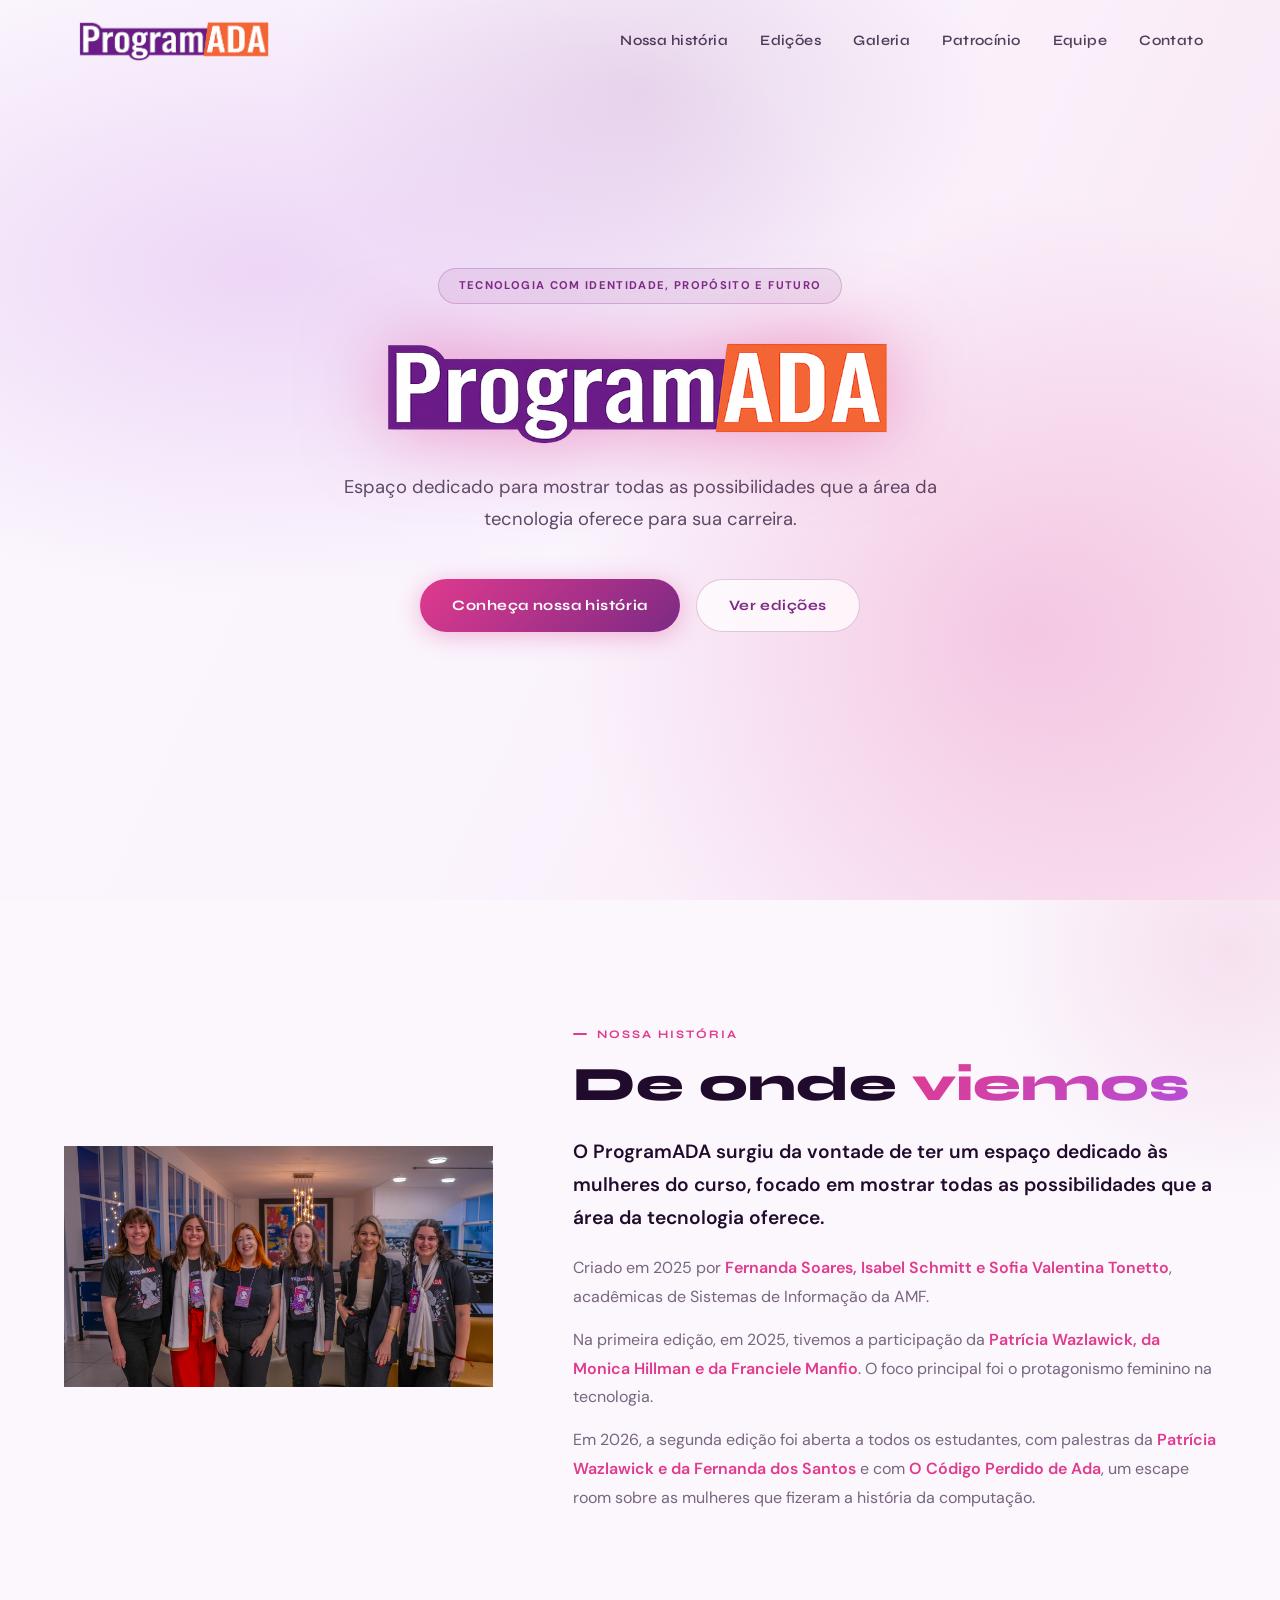
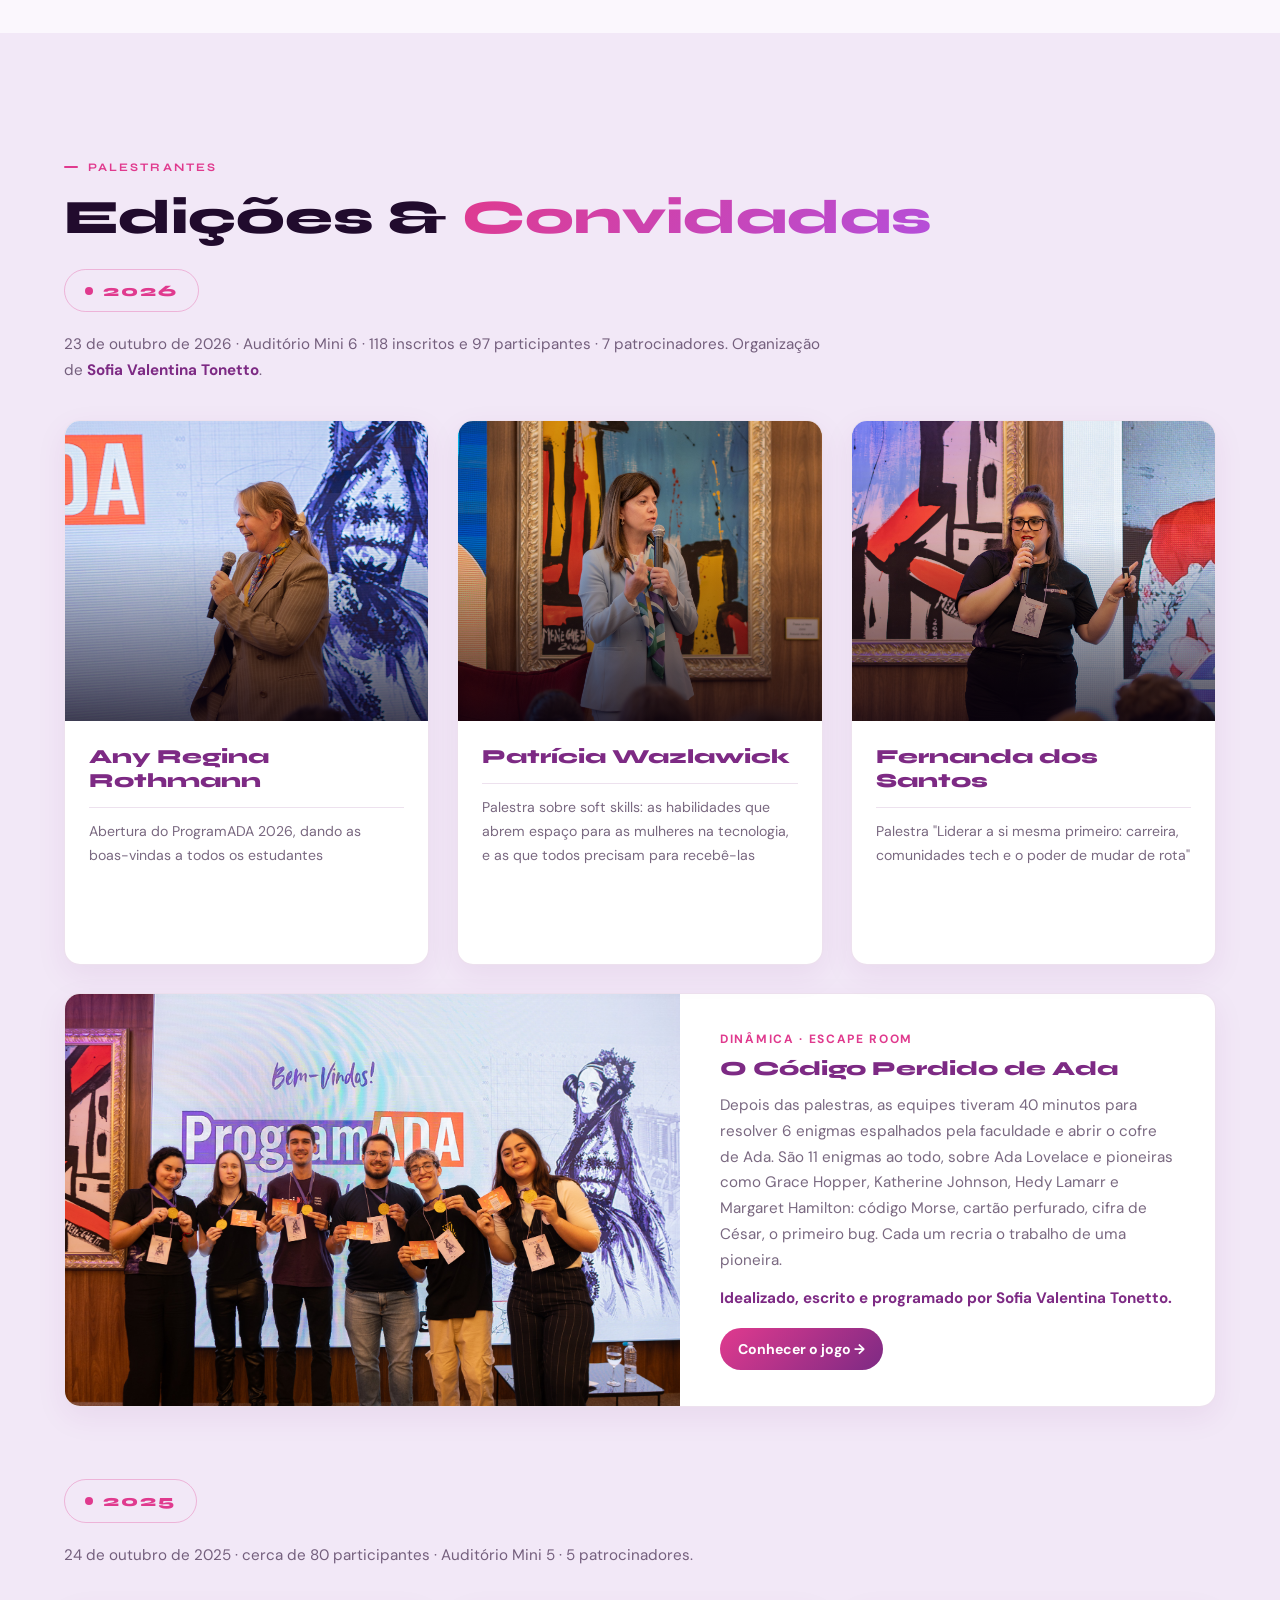
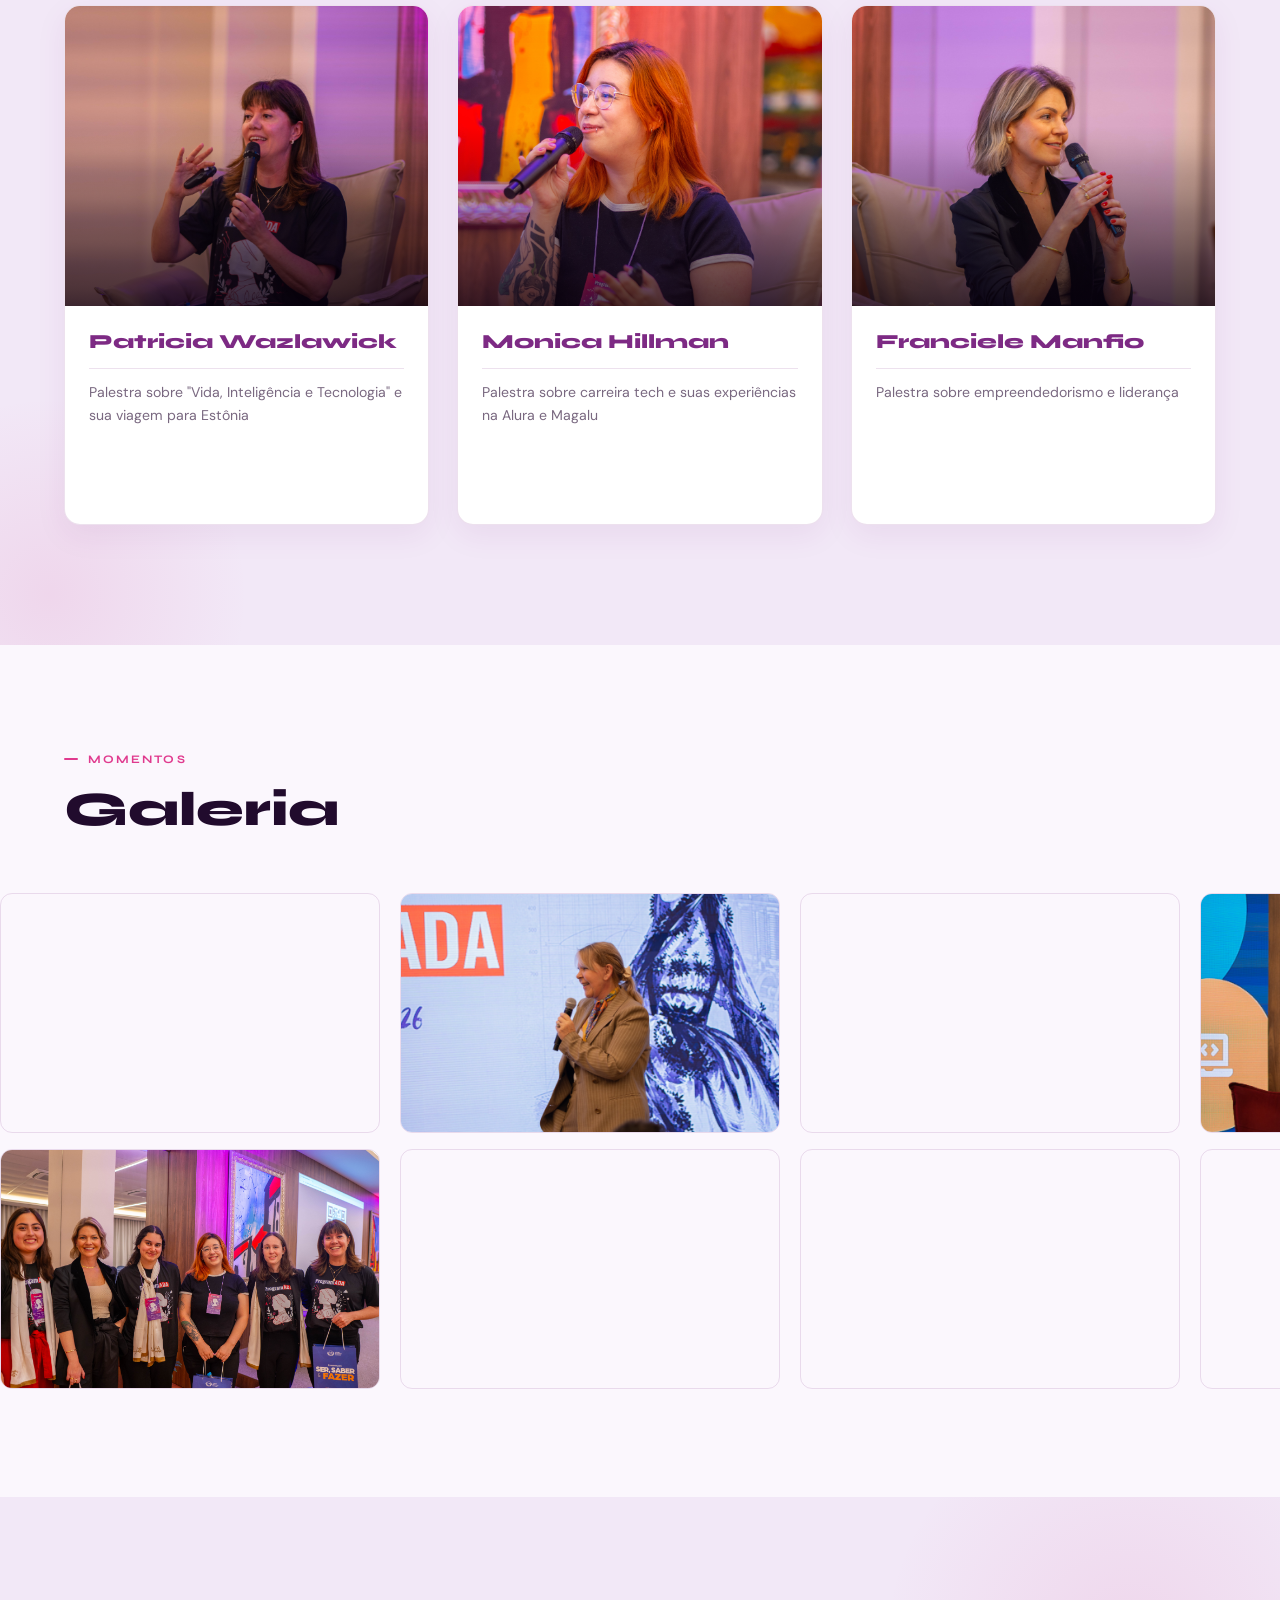
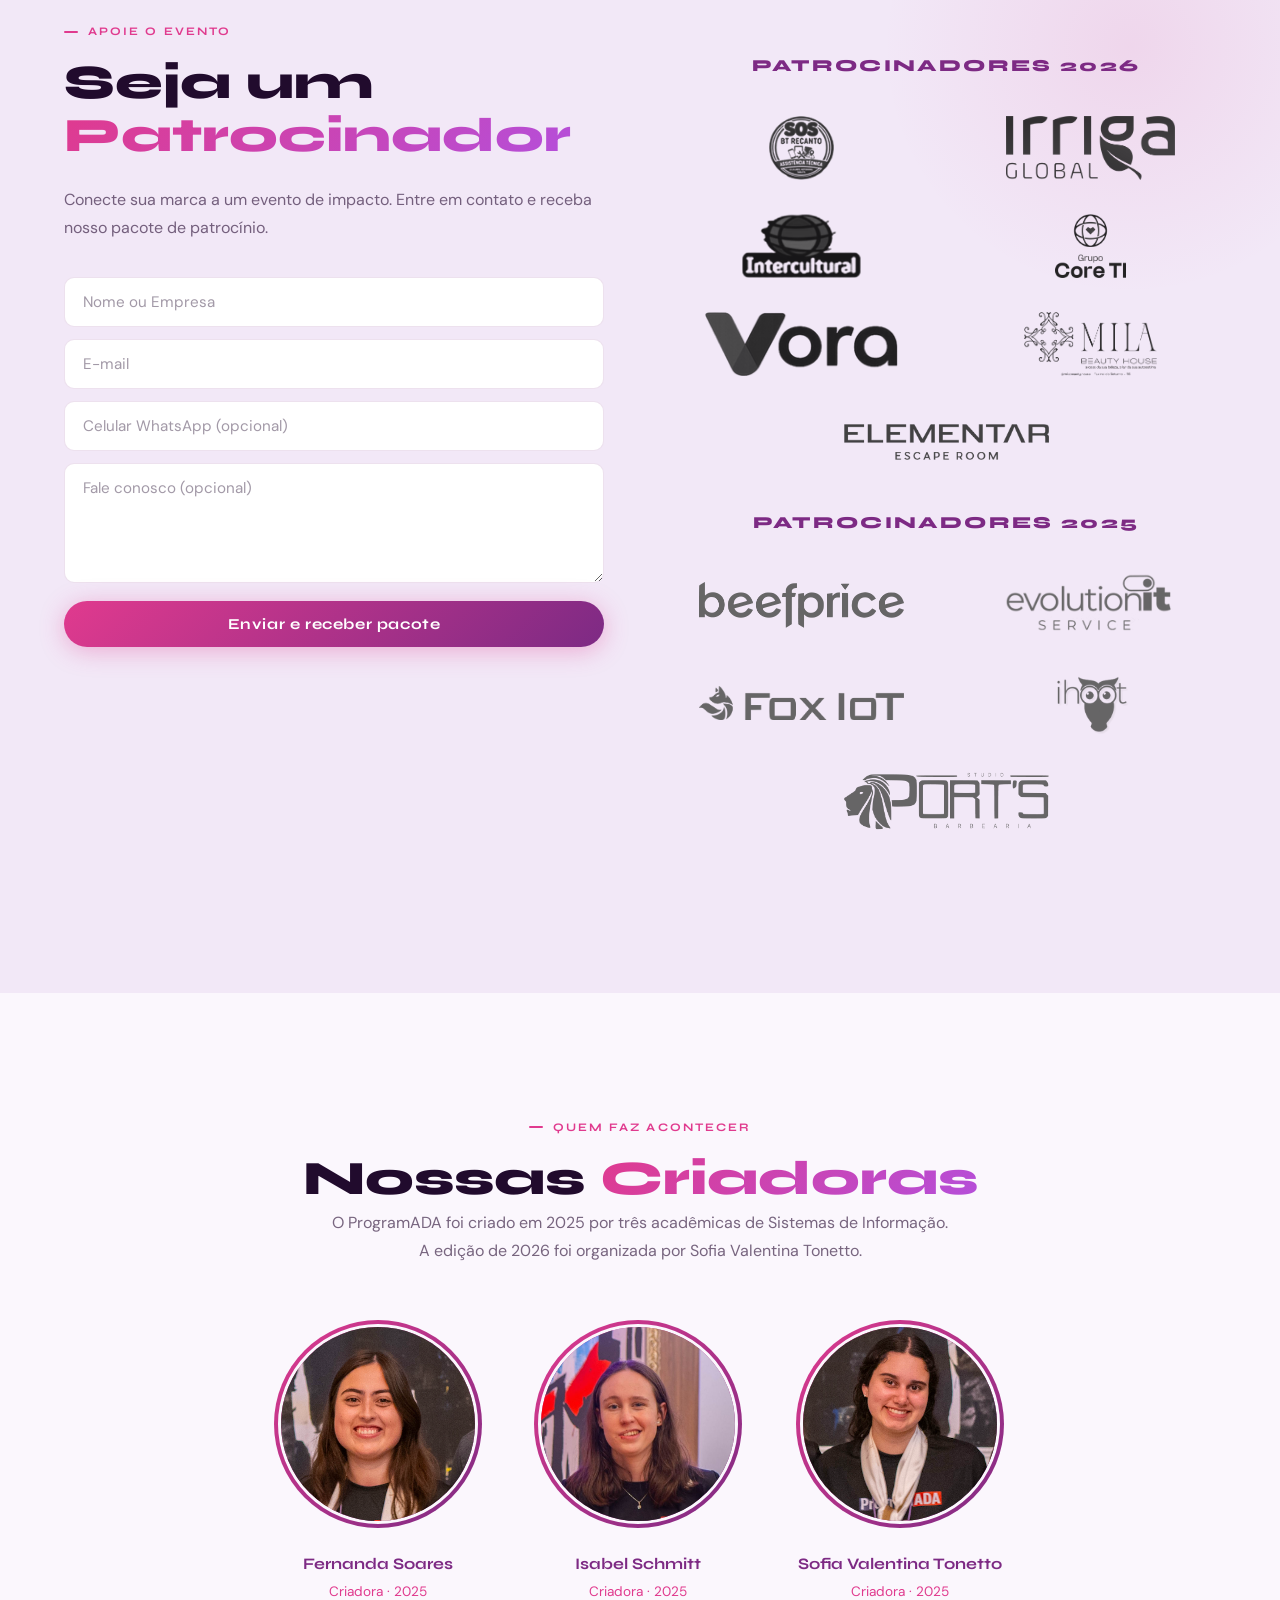
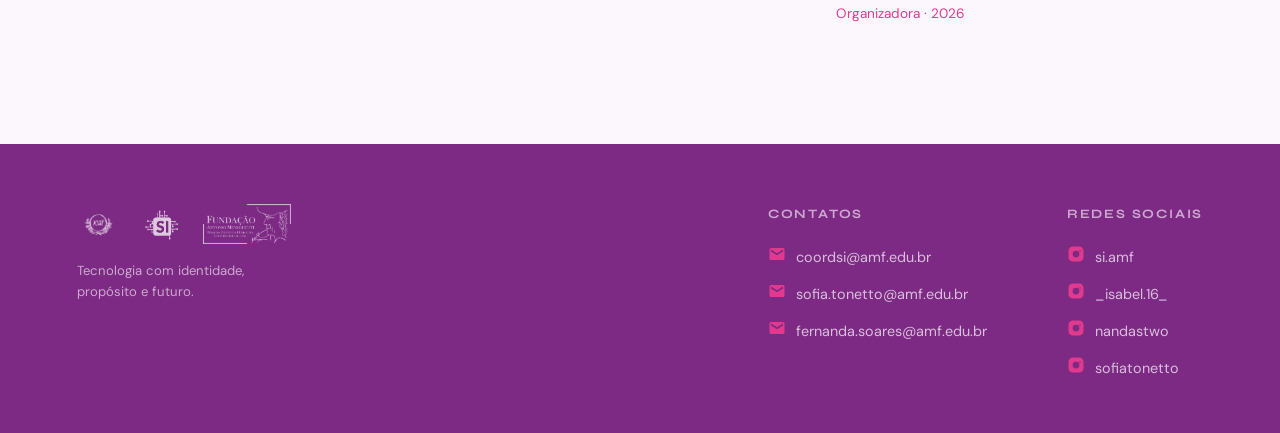
<file: index.html>
<!DOCTYPE html>
<html lang="pt-BR">

<head>
  <meta charset="UTF-8" />
  <meta name="viewport" content="width=device-width, initial-scale=1.0" />
  <title>ProgramADA</title>
  <link rel="preconnect" href="https://fonts.googleapis.com">
  <link rel="preconnect" href="https://fonts.gstatic.com" crossorigin>
   <link rel="icon" type="image/png" href="img/ada.png">
  <link href="https://fonts.googleapis.com/css2?family=Syne:wght@400;700;800&family=DM+Sans:wght@400;500;700&display=swap" rel="stylesheet">
  <link rel="stylesheet" href="https://cdn.jsdelivr.net/npm/swiper@11/swiper-bundle.min.css" />
  <link rel="stylesheet" href="programAda.css">
</head>

<body>
  <nav id="navbar">
    <div class="nav-left">
      <img src="img/programada logo 1.png" alt="Logo" class="nav-logo-img">
    </div>
    <button class="hamburger" id="hamburger" aria-label="Menu">
      <span></span>
      <span></span>
      <span></span>
    </button>
    <ul class="nav-links" id="navLinks">
      <li><a href="#historia">Nossa história</a></li>
      <li><a href="#edicoes">Edições</a></li>
      <li><a href="#galeria">Galeria</a></li>
      <li><a href="#patrocinio">Patrocínio</a></li>
      <li><a href="#equipe">Equipe</a></li>
      <li><a href="#contato">Contato</a></li>
    </ul>
  </nav>

  <section id="hero">
    <div class="hero-content">
      <span class="hero-tag">Tecnologia com identidade, propósito e futuro</span>
      <h1 class="hero-title">
        <img src="img/programada logo 1.png" alt="ProgramADA" class="hero-logo">
      </h1>
      <p class="hero-subtitle">Espaço dedicado para mostrar todas as possibilidades que a área da tecnologia oferece para sua carreira.</p>
      <div class="hero-cta">
        <a href="#historia" class="btn btn-primary">Conheça nossa história</a>
        <a href="#edicoes" class="btn btn-outline">Ver edições</a>
      </div>
    </div>
  </section>

  <section id="historia">
    <div class="container">
      <div class="historia-inner">
        <div class="historia-left">
          <img src="img/fundo.jpeg" >
        </div>
        <div class="historia-right">
          <span class="section-label">Nossa história</span>
          <h2 class="section-title">De onde <span>viemos</span></h2>
          <p class="p-destaque">O ProgramADA surgiu da vontade de ter um espaço dedicado às mulheres do curso, focado em mostrar todas as possibilidades que a área da tecnologia oferece.</p>
          <p class="p-normal">Criado em 2025 por <span>Fernanda Soares, Isabel Schmitt e Sofia Valentina Tonetto</span>, acadêmicas de Sistemas de Informação da AMF.</p>
          <p class="p-normal">Na primeira edição, em 2025, tivemos a participação da <span>Patrícia Wazlawick, da Monica Hillman e da Franciele Manfio</span>. O foco principal foi o protagonismo feminino na tecnologia.</p>
          <p class="p-normal">Em 2026, a segunda edição foi aberta a todos os estudantes, com palestras da <span>Patrícia Wazlawick e da Fernanda dos Santos</span> e com <span>O Código Perdido de Ada</span>, um escape room sobre as mulheres que fizeram a história da computação.</p>
        </div>
      </div>
    </div>
  </section>

  <section id="edicoes">
    <div class="container">
      <span class="section-label">Palestrantes</span>
      <h2 class="section-title">Edições & <span>Convidadas</span></h2>
      <div class="year-badge">2026</div>
      <p class="edition-intro">23 de outubro de 2026 · Auditório Mini 6 · 118 inscritos e 97 participantes · 7 patrocinadores. Organização de <strong>Sofia Valentina Tonetto</strong>.</p>
      <div class="speakers-list">
        <article class="speaker-card">
          <div class="speaker-img-container">
            <img src="img/SraAny.jpg" alt="Any Regina Rothmann" class="speaker-img speaker-img-left" loading="lazy">
          </div>
          <div class="speaker-content">
            <div class="speaker-header">
              <h4 class="speaker-name">Any Regina Rothmann</h4>
            </div>
            <div class="speaker-text-area">
              <p class="speaker-desc-visible">Abertura do ProgramADA 2026, dando as boas-vindas a todos os estudantes</p>
              <div class="speaker-hover-text"><p>Gestora do Centro Internacional de Arte e Cultura Humanista Recanto Maestro, diretora comercial da AMF, curadora estratégica da Fundação Antonio Meneghetti e professora do bacharelado em Ontopsicologia.</p></div>
            </div>
          </div>
        </article>
        <article class="speaker-card">
          <div class="speaker-img-container">
            <img src="img/patricia26.jpg" alt="Patrícia Wazlawick" class="speaker-img" loading="lazy">
          </div>
          <div class="speaker-content">
            <div class="speaker-header">
              <h4 class="speaker-name">Patrícia Wazlawick</h4>
            </div>
            <div class="speaker-text-area">
              <p class="speaker-desc-visible">Palestra sobre soft skills: as habilidades que abrem espaço para as mulheres na tecnologia, e as que todos precisam para recebê-las</p>
              <div class="speaker-hover-text"><p>Pós-doutora em Informática em Saúde e doutora em Psicologia pela UFSC, mestre em Psicologia pela UFPR. Professora dos bacharelados em Ontopsicologia e em Sistemas de Informação e coordenadora do bacharelado em Ontopsicologia da AMF.</p></div>
            </div>
          </div>
        </article>
        <article class="speaker-card">
          <div class="speaker-img-container">
            <img src="img/fernanda.jpg" alt="Fernanda dos Santos" class="speaker-img" loading="lazy">
          </div>
          <div class="speaker-content">
            <div class="speaker-header">
              <h4 class="speaker-name">Fernanda dos Santos</h4>
            </div>
            <div class="speaker-text-area">
              <p class="speaker-desc-visible">Palestra "Liderar a si mesma primeiro: carreira, comunidades tech e o poder de mudar de rota"</p>
              <div class="speaker-hover-text"><p>Product owner na Santi Digital e coordenadora do Google Developer Group (GDG).</p></div>
            </div>
          </div>
        </article>
      </div>

      <article class="escape-wide">
        <div class="escape-wide-img">
          <img src="img/escape.jpg" alt="Equipe vencedora de O Código Perdido de Ada" loading="lazy">
        </div>
        <div class="escape-wide-content">
          <span class="escape-wide-tag">Dinâmica · escape room</span>
          <h4 class="speaker-name">O Código Perdido de Ada</h4>
          <p>Depois das palestras, as equipes tiveram 40 minutos para resolver 6 enigmas espalhados pela faculdade e abrir o cofre de Ada. São 11 enigmas ao todo, sobre Ada Lovelace e pioneiras como Grace Hopper, Katherine Johnson, Hedy Lamarr e Margaret Hamilton: código Morse, cartão perfurado, cifra de César, o primeiro bug. Cada um recria o trabalho de uma pioneira.</p>
          <p class="escape-wide-credit">Idealizado, escrito e programado por Sofia Valentina Tonetto.</p>
          <a href="escape/" class="speaker-link">Conhecer o jogo →</a>
        </div>
      </article>

      <div class="year-badge year-badge-next">2025</div>
      <p class="edition-intro">24 de outubro de 2025 · cerca de 80 participantes · Auditório Mini 5 · 5 patrocinadores. </p>
      <div class="speakers-list">
        <article class="speaker-card">
          <div class="speaker-img-container">
            <img src="img/patricia.jpg" alt="Patricia Wazlawick" class="speaker-img">
          </div>
          <div class="speaker-content">
            <div class="speaker-header">
              <h4 class="speaker-name">Patricia Wazlawick</h4>
            </div>
            <div class="speaker-text-area">
              <p class="speaker-desc-visible">Palestra sobre "Vida, Inteligência e Tecnologia" e sua viagem para Estônia</p>
              <div class="speaker-hover-text"><p>Doutora em Psicologia pela UFSC, Pós-Doutoranda em Informática em Saúde UFSC. Atua em projetos de pesquisa em Ontopsicologia, Pedagogia Ontopsicologia e Interfaces Interdisciplinares.</p></div>
            </div>
          </div>
        </article>
        <article class="speaker-card">
          <div class="speaker-img-container">
            <img src="img/monica.jpg" alt="Monica Hillman" class="speaker-img">
          </div>
          <div class="speaker-content">
            <div class="speaker-header">
              <h4 class="speaker-name">Monica Hillman</h4>
            </div>
            <div class="speaker-text-area">
              <p class="speaker-desc-visible">Palestra sobre carreira tech e suas experiências na Alura e Magalu</p>
              <div class="speaker-hover-text"><p>Especialista em User Experience, com experiência em suporte de T.I e com tecnologias front-end. Atualmente é Tech Community Manager na Magalu Cloud e instrutora na Alura.</p></div>
            </div>
          </div>
        </article>
        <article class="speaker-card">
          <div class="speaker-img-container">
            <img src="img/franciele.jpg" alt="Franciele Manfio" class="speaker-img">
          </div>
          <div class="speaker-content">
            <div class="speaker-header">
              <h4 class="speaker-name">Franciele Manfio</h4>
            </div>
            <div class="speaker-text-area">
              <p class="speaker-desc-visible">Palestra sobre empreendedorismo e liderança</p>
              <div class="speaker-hover-text"><p>Psicóloga, com especialização em Gestão do Desenvolvimento Humano e Organizacional, Gestão de Pessoas, Saúde no Trabalho, Psicologia Jurídica.</p></div>
            </div>
          </div>
        </article>
      </div>
    </div>
  </section>

  <section id="galeria">
    <div class="container">
      <span class="section-label">Momentos</span>
      <h2 class="section-title">Galeria</h2>
    </div>
    <div class="swiper mySwiper">
      <div class="swiper-wrapper">
        <div class="swiper-slide"><img src="img/girlsjuntas.jpg" alt="ProgramADA 2026" loading="lazy" decoding="async"></div>
        <div class="swiper-slide"><img src="img/plateia.jpg" alt="ProgramADA 2026" loading="lazy" decoding="async"></div>
        <div class="swiper-slide"><img src="img/SraAny.jpg" alt="ProgramADA 2026" loading="lazy" decoding="async"></div>
        <div class="swiper-slide"><img src="img/palestra26.jpg" alt="ProgramADA 2026" loading="lazy" decoding="async"></div>
        <div class="swiper-slide"><img src="img/patricia26.jpg" alt="ProgramADA 2026" loading="lazy" decoding="async"></div>
        <div class="swiper-slide"><img src="img/fernanda.jpg" alt="ProgramADA 2026" loading="lazy" decoding="async"></div>
        <div class="swiper-slide"><img src="img/escape.jpg" alt="ProgramADA 2026" loading="lazy" decoding="async"></div>
        <div class="swiper-slide"><img src="img/comemoracao.jpg" alt="ProgramADA 2026" loading="lazy" decoding="async"></div>
        <div class="swiper-slide"><img src="img/homenagem.jpg" alt="ProgramADA 2026" loading="lazy" decoding="async"></div>
        <div class="swiper-slide"><img src="img/girls.jpg" alt="ProgramADA 2026" loading="lazy" decoding="async"></div>
        <div class="swiper-slide"><img src="img/orgPale.jpg" alt="ProgramADA 2026" loading="lazy" decoding="async"></div>
        <div class="swiper-slide"><img src="img/sorteio.jpg" alt="ProgramADA 2026" loading="lazy" decoding="async"></div>
        <div class="swiper-slide"><img src="img/cracha.jpg" alt="ProgramADA 2026" loading="lazy" decoding="async"></div>
        <div class="swiper-slide"><img src="img/isa.jpg" alt="ProgramADA 2026" loading="lazy" decoding="async"></div>
        <div class="swiper-slide"><img src="img/sofia.jpg" alt="ProgramADA 2026" loading="lazy" decoding="async"></div>
        <div class="swiper-slide"><img src="img/primeiro.jpg" alt="ProgramADA 2026" loading="lazy" decoding="async"></div>
        <div class="swiper-slide"><img src="img/segundo.jpg" alt="ProgramADA 2026" loading="lazy" decoding="async"></div>
        <div class="swiper-slide"><img src="img/terceiro.jpg" alt="ProgramADA 2026" loading="lazy" decoding="async"></div>
        <div class="swiper-slide"><img src="img/mencoesidea.jpg" alt="ProgramADA 2026" loading="lazy" decoding="async"></div>
      </div>
    </div>
    <div class="swiper mySwiperReverse">
      <div class="swiper-wrapper">
        <div class="swiper-slide"><img src="img/fim.jpg" alt="ProgramADA 2025" loading="lazy" decoding="async"></div>
        <div class="swiper-slide"><img src="img/apresentacao.jpg" alt="ProgramADA 2025" loading="lazy" decoding="async"></div>
        <div class="swiper-slide"><img src="img/geral.jpg" alt="ProgramADA 2025" loading="lazy" decoding="async"></div>
        <div class="swiper-slide"><img src="img/hackathon.jpg" alt="ProgramADA 2025" loading="lazy" decoding="async"></div>
        <div class="swiper-slide"><img src="img/coordnos.jpg" alt="ProgramADA 2025" loading="lazy" decoding="async"></div>
        <div class="swiper-slide"><img src="img/patriciaApre.jpg" alt="ProgramADA 2025" loading="lazy" decoding="async"></div>
        <div class="swiper-slide"><img src="img/franApre.jpg" alt="ProgramADA 2025" loading="lazy" decoding="async"></div>
        <div class="swiper-slide"><img src="img/monicaApre.jpg" alt="ProgramADA 2025" loading="lazy" decoding="async"></div>
        <div class="swiper-slide"><img src="img/todoss.jpg" alt="ProgramADA 2025" loading="lazy" decoding="async"></div>
        <div class="swiper-slide"><img src="img/tres.jpg" alt="ProgramADA 2025" loading="lazy" decoding="async"></div>
        <div class="swiper-slide"><img src="img/todos.jpg" alt="ProgramADA 2025" loading="lazy" decoding="async"></div>
      </div>
    </div>
  </section>

  <section id="patrocinio">
    <div class="container">
      <div class="patrocinio-wrapper">
        <div class="patrocinio-left">
          <span class="section-label">Apoie o evento</span>
          <h2 class="section-title">Seja um <span>Patrocinador</span></h2>
          <p class="patrocinio-intro">Conecte sua marca a um evento de impacto. Entre em contato e receba nosso pacote de patrocínio.</p>
          <form id="sponsorForm" class="sponsor-form">
            <input type="text" name="nome" placeholder="Nome ou Empresa" required>
            <input type="email" name="email" placeholder="E-mail" required>
            <input type="tel" name="celular" placeholder="Celular WhatsApp (opcional)">
            <textarea name="mensagem" placeholder="Fale conosco (opcional)"></textarea>
            <button type="submit" id="submitBtn" class="btn btn-primary">Enviar e receber pacote</button>
            <p id="formStatus"></p>
          </form>
        </div>
        <div class="patrocinio-right">
          <h3>Patrocinadores 2026</h3>
          <div class="sponsor-logos-grid sponsor-logos-2026">
            <img src="img/logo-sos-bt-recanto.png" alt="SOS BT Recanto">
            <img src="img/logo-irriga-global.png" alt="Irriga Global">
            <img src="img/logo-intercultural.png" alt="Intercultural">
            <img src="img/logo-grupo-core-ti.png" alt="Grupo Core TI">
            <img src="img/logo-vora.png" alt="Vora">
            <img src="img/logo-mila-beauty-house.png" alt="Mila Beauty House">
            <img src="img/logo-elementar-escape-room.png" alt="Elementar Escape Room">
          </div>
          <h3>Patrocinadores 2025</h3>
          <div class="sponsor-logos-grid">
            <img src="img/logo-beefprice.png" alt="Beefprice">
            <img src="img/logo-evolution.png" alt="Evolution">
            <img src="img/logo-foxiot.png" alt="Fox IoT">
            <img src="img/logo-ihoot.png" alt="iHoot">
            <img src="img/logo-portela.png" alt="Portela">
          </div>
        </div>
      </div>
    </div>
  </section>

  <section id="equipe">
    <div class="container">
      <span class="section-label">Quem faz acontecer</span>
      <h2 class="section-title">Nossas <span>Criadoras</span></h2>
      <p class="team-intro">O ProgramADA foi criado em 2025 por três acadêmicas de Sistemas de Informação. A edição de 2026 foi organizada por Sofia Valentina Tonetto.</p>
      <div class="team-grid">
        <div class="team-member">
          <div class="member-img"><img src="img/fernanda.png" alt="Fernanda Soares"></div>
          <p class="member-name">Fernanda Soares</p>
          <p class="member-role">Criadora · 2025</p>
        </div>
        <div class="team-member">
          <div class="member-img"><img src="img/isaOrg.jpeg" alt="Isabel Schmitt"></div>
          <p class="member-name">Isabel Schmitt</p>
          <p class="member-role">Criadora · 2025</p>
        </div>
        <div class="team-member">
          <div class="member-img"><img src="img/sofia.png" alt="Sofia Valentina Tonetto"></div>
          <p class="member-name">Sofia Valentina Tonetto</p>
          <p class="member-role">Criadora · 2025<br>Organizadora · 2026</p>
        </div>
      </div>
    </div>
  </section>

  <footer id="contato">
    <div class="footer-inner">
      <div class="footer-brand">
        <div class="footer-logos">
          <img src="img/image-removebg-preview.png" alt="AMF" class="logo-amf">
          <img src="img/si.png" alt="SI">
          <img src="img/funda.png" alt="Fundação">
        </div>
        <p class="footer-tagline">Tecnologia com identidade, propósito e futuro.</p>
      </div>
      <div class="footer-content">
        <div class="footer-col contact-col">
          <h4>Contatos</h4>
          <a href="mailto:coordsi@amf.edu.br" class="footer-link">
            <span class="icon"><svg viewBox="0 0 24 24"><path d="M20 4H4a2 2 0 0 0-2 2v12a2 2 0 0 0 2 2h16a2 2 0 0 0 2-2V6a2 2 0 0 0-2-2Zm0 4.5-8 5-8-5V6l8 5 8-5v2.5Z"/></svg></span>coordsi@amf.edu.br
          </a>
          <a href="mailto:sofia.tonetto@amf.edu.br" class="footer-link">
            <span class="icon"><svg viewBox="0 0 24 24"><path d="M20 4H4a2 2 0 0 0-2 2v12a2 2 0 0 0 2 2h16a2 2 0 0 0 2-2V6a2 2 0 0 0-2-2Zm0 4.5-8 5-8-5V6l8 5 8-5v2.5Z"/></svg></span>sofia.tonetto@amf.edu.br
          </a>
          <a href="mailto:fernanda.soares@amf.edu.br" class="footer-link">
            <span class="icon"><svg viewBox="0 0 24 24"><path d="M20 4H4a2 2 0 0 0-2 2v12a2 2 0 0 0 2 2h16a2 2 0 0 0 2-2V6a2 2 0 0 0-2-2Zm0 4.5-8 5-8-5V6l8 5 8-5v2.5Z"/></svg></span>fernanda.soares@amf.edu.br
          </a>
        </div>
        <div class="footer-col social-col">
          <h4>Redes sociais</h4>
          <a href="https://www.instagram.com/si.amf" target="_blank" class="footer-link">
            <span class="icon"><svg viewBox="0 0 24 24"><path d="M7.75 2h8.5A5.75 5.75 0 0 1 22 7.75v8.5A5.75 5.75 0 0 1 16.25 22h-8.5A5.75 5.75 0 0 1 2 16.25v-8.5A5.75 5.75 0 0 1 7.75 2Zm4.25 5.5a4.5 4.5 0 1 0 0 9 4.5 4.5 0 0 0 0-9Zm5.3-.6a1.05 1.05 0 1 0 0 2.1 1.05 1.05 0 0 0 0-2.1Z"/></svg></span>si.amf
          </a>
          <a href="https://www.instagram.com/_isabel.16_" target="_blank" class="footer-link">
            <span class="icon"><svg viewBox="0 0 24 24"><path d="M7.75 2h8.5A5.75 5.75 0 0 1 22 7.75v8.5A5.75 5.75 0 0 1 16.25 22h-8.5A5.75 5.75 0 0 1 2 16.25v-8.5A5.75 5.75 0 0 1 7.75 2Zm4.25 5.5a4.5 4.5 0 1 0 0 9 4.5 4.5 0 0 0 0-9Zm5.3-.6a1.05 1.05 0 1 0 0 2.1 1.05 1.05 0 0 0 0-2.1Z"/></svg></span>_isabel.16_
          </a>
          <a href="https://www.instagram.com/nandastwo" target="_blank" class="footer-link">
            <span class="icon"><svg viewBox="0 0 24 24"><path d="M7.75 2h8.5A5.75 5.75 0 0 1 22 7.75v8.5A5.75 5.75 0 0 1 16.25 22h-8.5A5.75 5.75 0 0 1 2 16.25v-8.5A5.75 5.75 0 0 1 7.75 2Zm4.25 5.5a4.5 4.5 0 1 0 0 9 4.5 4.5 0 0 0 0-9Zm5.3-.6a1.05 1.05 0 1 0 0 2.1 1.05 1.05 0 0 0 0-2.1Z"/></svg></span>nandastwo
          </a>
          <a href="https://www.instagram.com/sofiatonetto" target="_blank" class="footer-link">
            <span class="icon"><svg viewBox="0 0 24 24"><path d="M7.75 2h8.5A5.75 5.75 0 0 1 22 7.75v8.5A5.75 5.75 0 0 1 16.25 22h-8.5A5.75 5.75 0 0 1 2 16.25v-8.5A5.75 5.75 0 0 1 7.75 2Zm4.25 5.5a4.5 4.5 0 1 0 0 9 4.5 4.5 0 0 0 0-9Zm5.3-.6a1.05 1.05 0 1 0 0 2.1 1.05 1.05 0 0 0 0-2.1Z"/></svg></span>sofiatonetto
          </a>
        </div>
      </div>
    </div>
  </footer>

  <script src="https://cdn.jsdelivr.net/npm/swiper@11/swiper-bundle.min.js"></script>
  <script src="programAda.js"></script>
</body>
</html>
</file>
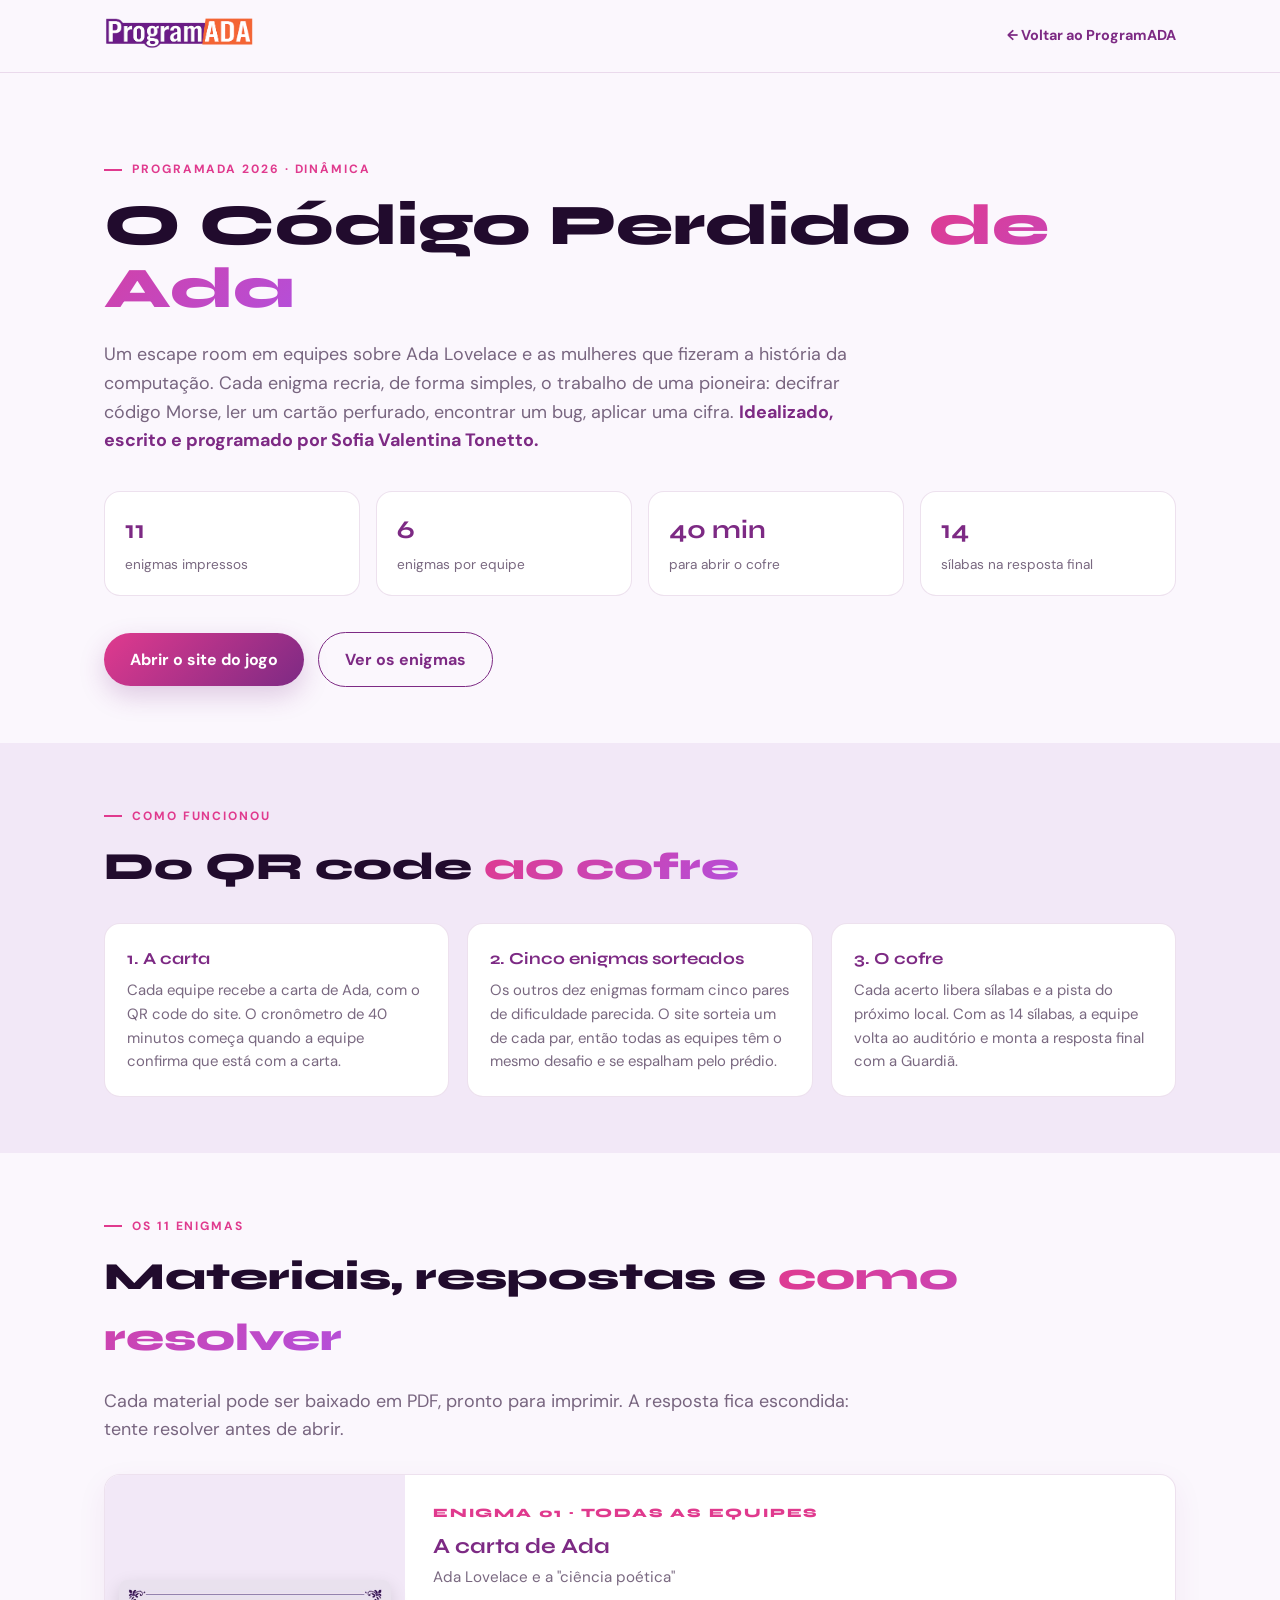
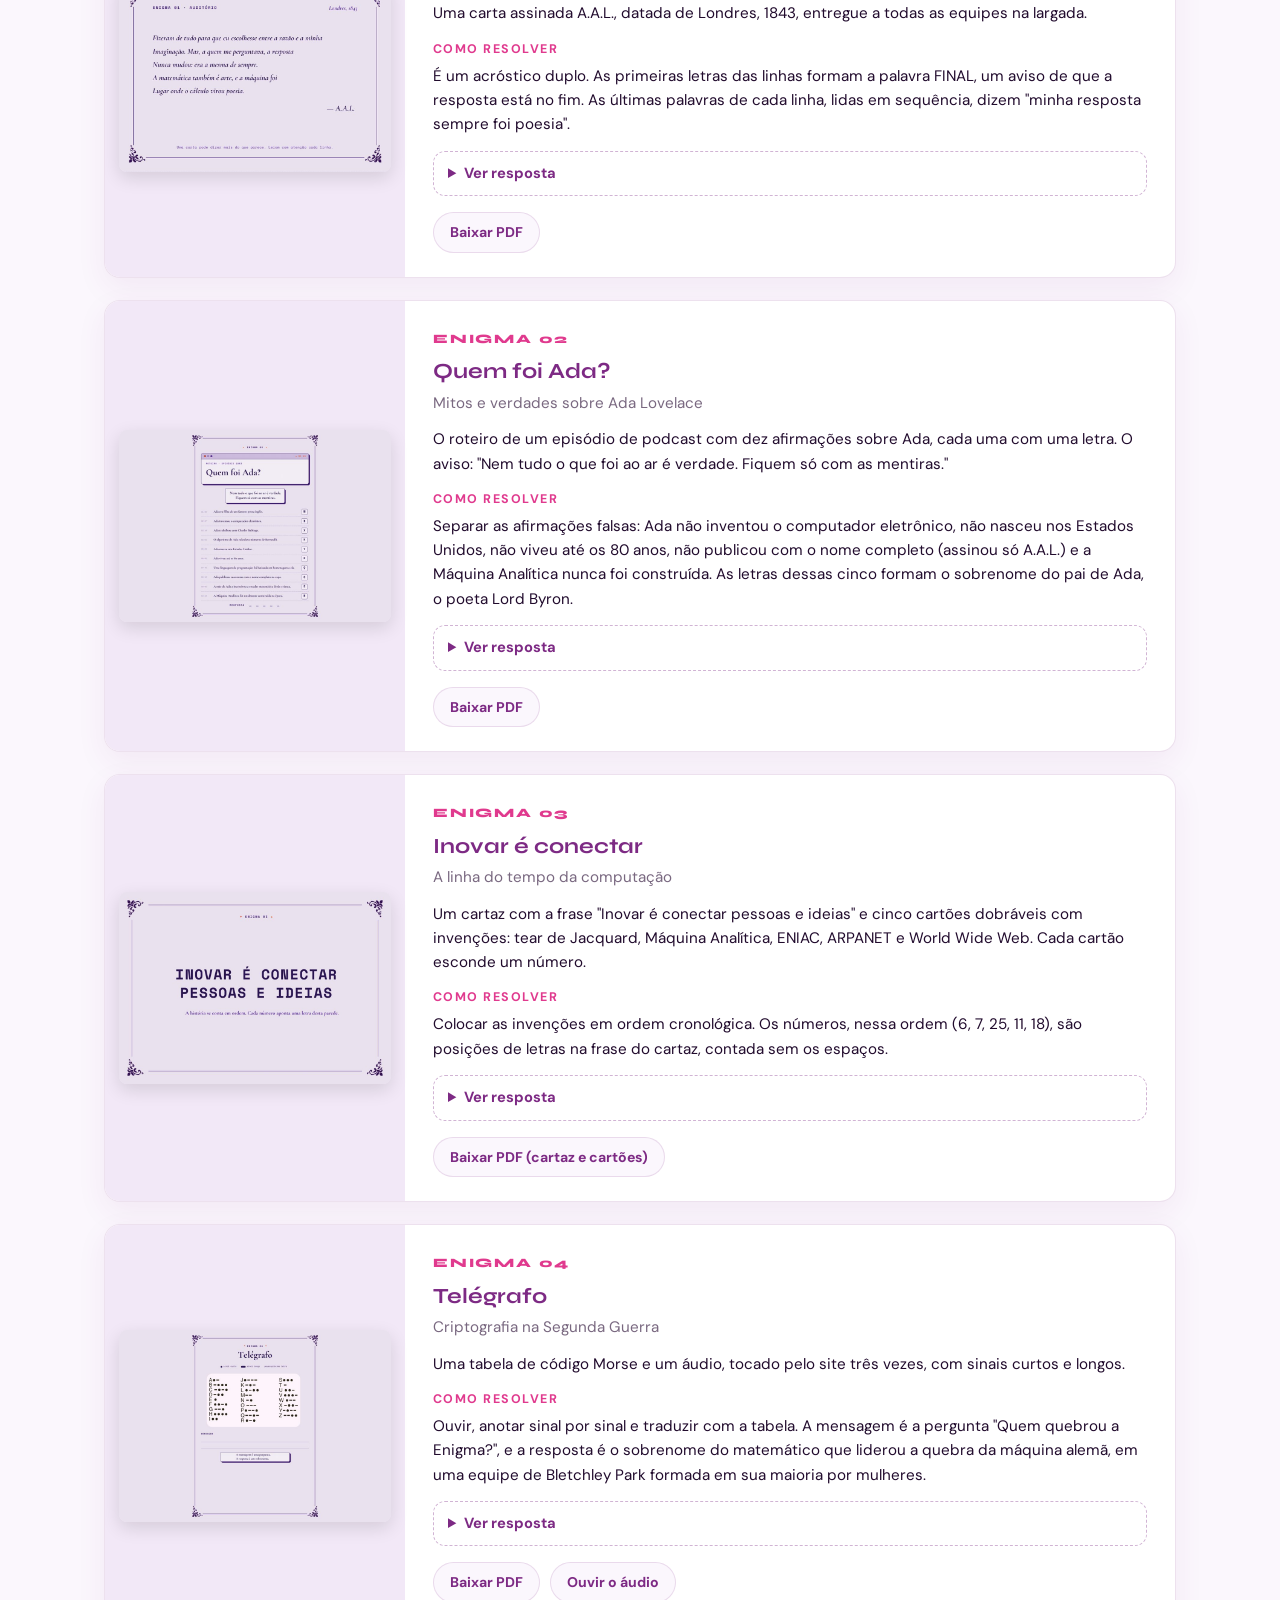
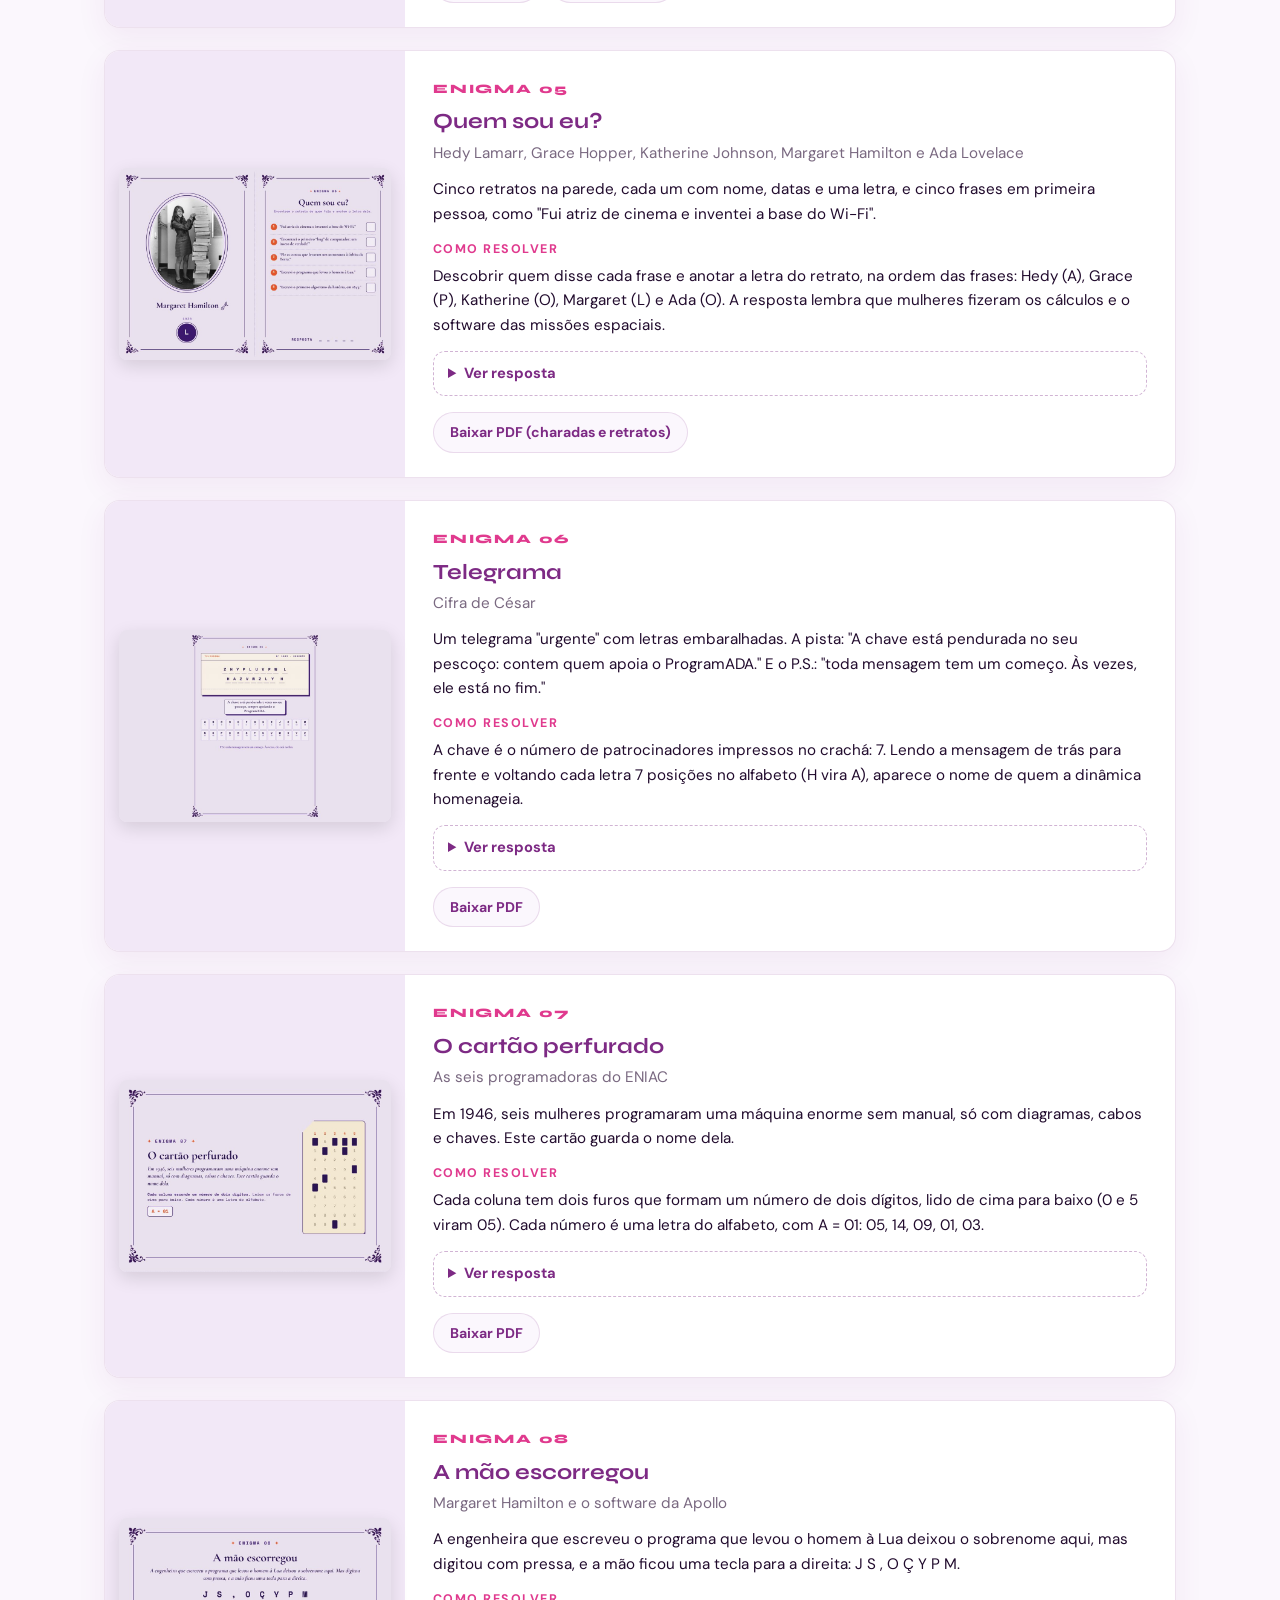
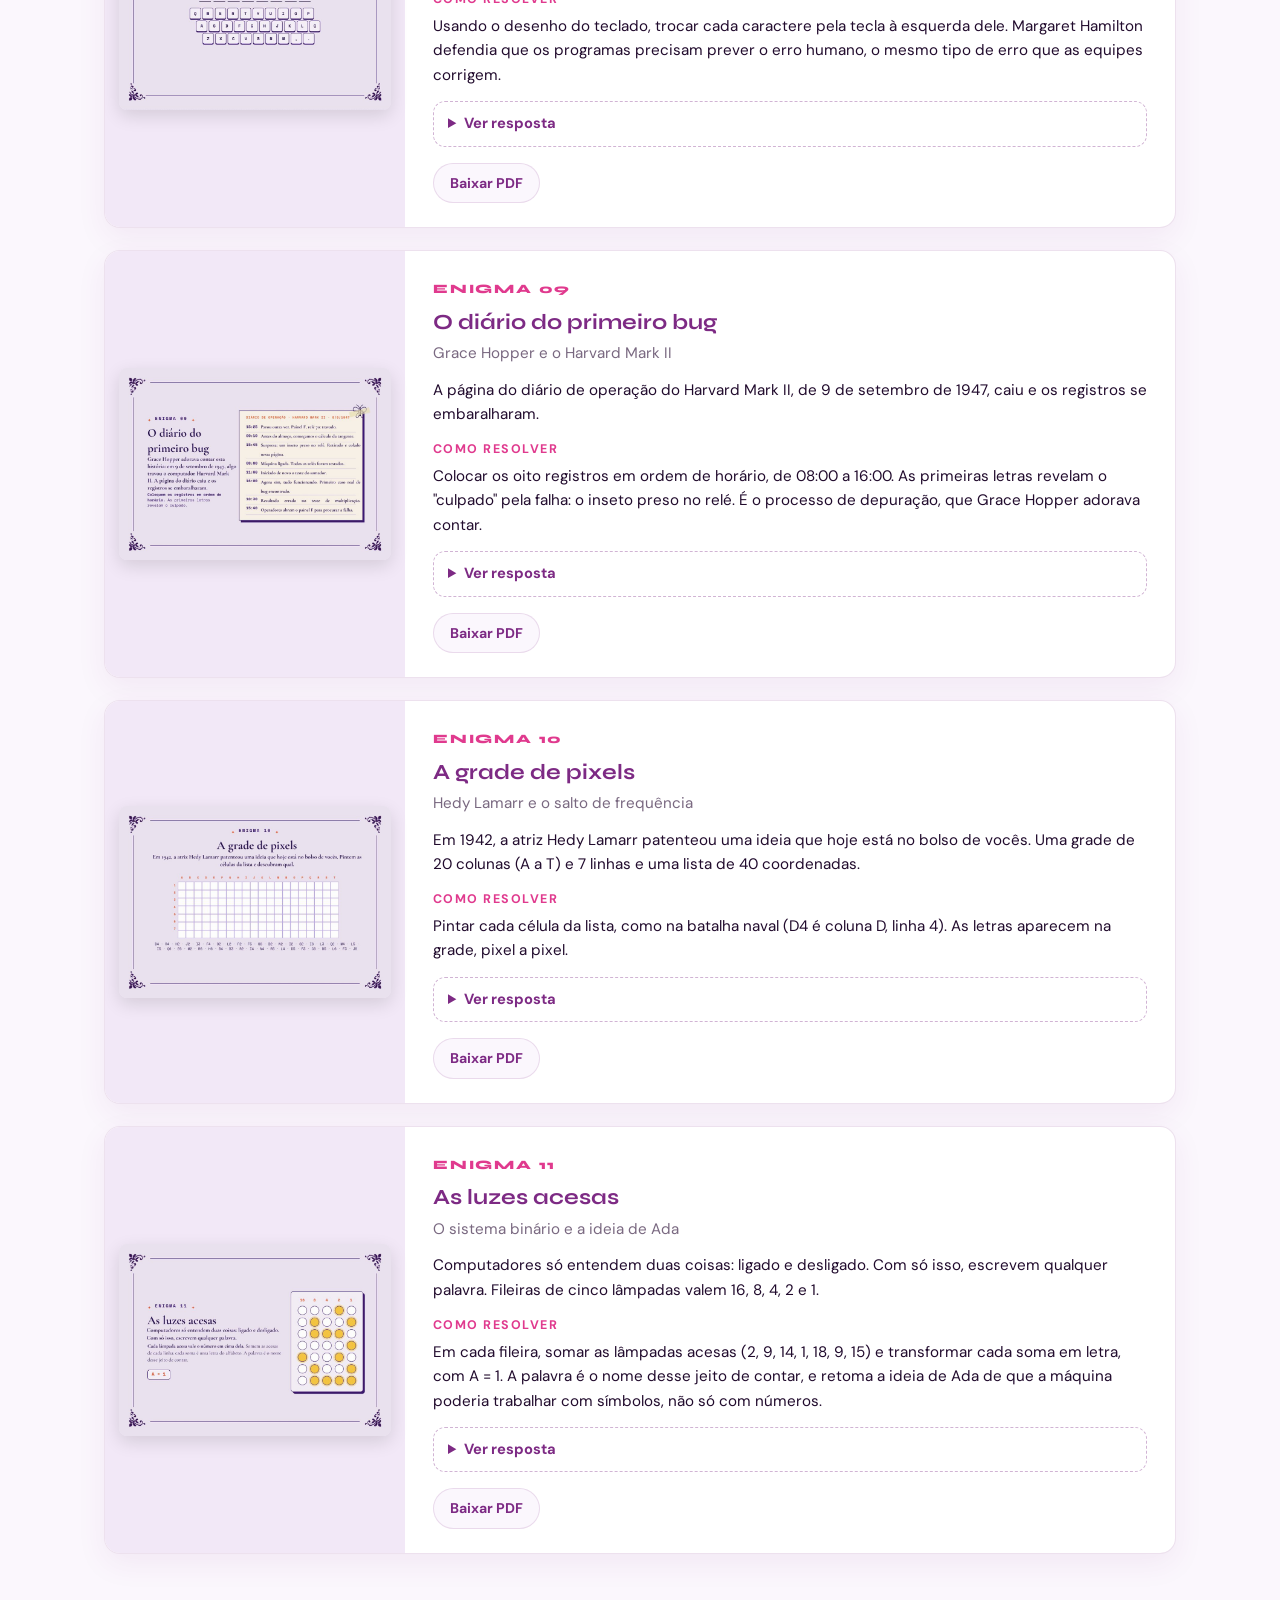
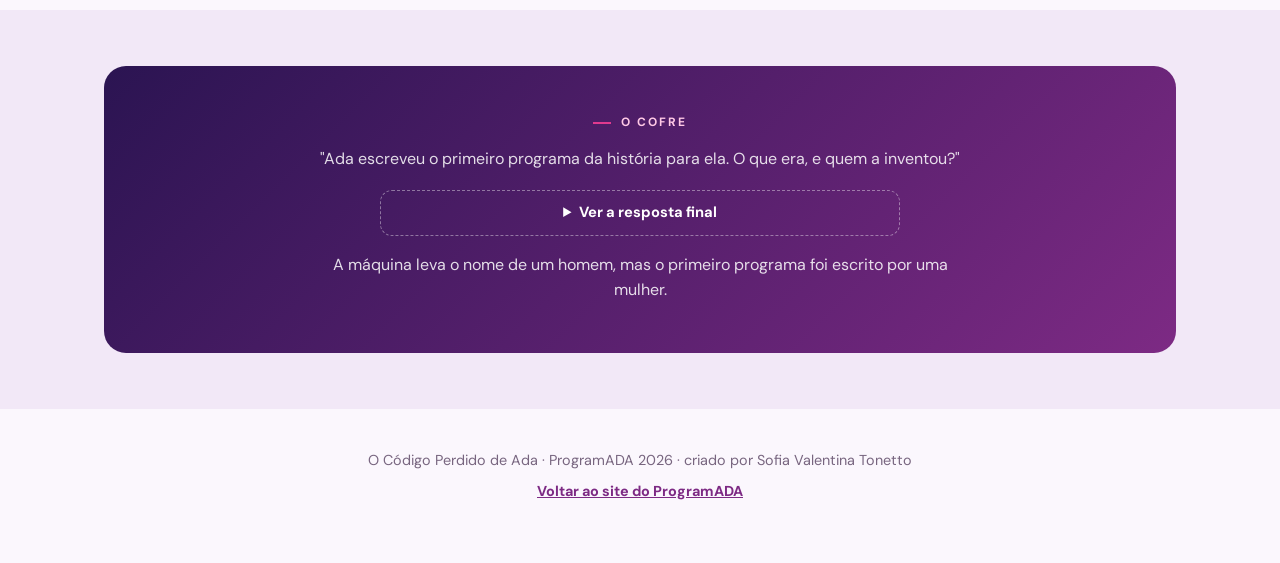
<file: escape/index.html>
<!DOCTYPE html>
<html lang="pt-BR">
<head>
  <meta charset="UTF-8" />
  <meta name="viewport" content="width=device-width, initial-scale=1.0" />
  <title>O Código Perdido de Ada · ProgramADA</title>
  <link rel="icon" type="image/png" href="../img/ada.png">
  <link rel="preconnect" href="https://fonts.googleapis.com">
  <link rel="preconnect" href="https://fonts.gstatic.com" crossorigin>
  <link href="https://fonts.googleapis.com/css2?family=Syne:wght@400;700;800&family=DM+Sans:wght@400;500;700&display=swap" rel="stylesheet">
  <style>
    :root {
      --purple: #7d2a84; --pink: #e03a8e; --dark: #fbf7fd; --dark2: #f2e8f7;
      --border: rgba(125, 42, 132, 0.14); --muted: rgba(38, 12, 50, 0.62); --text: #210b2d;
      --radius: 16px;
    }
    * { box-sizing: border-box; margin: 0; padding: 0; }
    body { font-family: 'DM Sans', sans-serif; background: var(--dark); color: var(--text); line-height: 1.6; }
    a { color: inherit; }
    .container { max-width: 1120px; margin: 0 auto; padding: 0 24px; }

    nav { position: sticky; top: 0; z-index: 10; background: rgba(251,247,253,0.92); backdrop-filter: blur(10px); border-bottom: 1px solid var(--border); }
    nav .container { display: flex; align-items: center; justify-content: space-between; height: 72px; }
    nav img { height: 34px; }
    nav a.back { text-decoration: none; font-weight: 700; font-size: 0.9rem; color: var(--purple); }

    header { padding: 80px 0 56px; }
    .label { display: inline-flex; align-items: center; gap: 10px; color: var(--pink); font-size: 0.75rem; font-weight: 700; letter-spacing: 0.16em; text-transform: uppercase; }
    .label::before { content: ''; width: 18px; height: 2px; background: var(--pink); }
    h1 { font-family: 'Syne', sans-serif; font-weight: 800; font-size: clamp(2.2rem, 5vw, 3.6rem); line-height: 1.1; margin: 14px 0 20px; }
    h1 span, h2 span { background: linear-gradient(135deg, var(--pink), #b44fdb); -webkit-background-clip: text; background-clip: text; color: transparent; }
    .lead { font-size: 1.12rem; max-width: 760px; color: var(--muted); }
    .lead strong { color: var(--purple); }
    .facts { display: grid; grid-template-columns: repeat(4, 1fr); gap: 16px; margin: 36px 0; }
    .fact { background: #fff; border: 1px solid var(--border); border-radius: var(--radius); padding: 18px 20px; }
    .fact b { display: block; font-family: 'Syne', sans-serif; font-size: 1.6rem; color: var(--purple); }
    .fact small { color: var(--muted); font-size: 0.85rem; }
    .btn { display: inline-block; padding: 14px 26px; border-radius: 100px; background: linear-gradient(135deg, var(--pink), var(--purple)); color: #fff; font-weight: 700; text-decoration: none; box-shadow: 0 10px 26px rgba(125,42,132,0.22); transition: transform .2s; }
    .btn:hover { transform: translateY(-2px); }
    .btn-outline { background: transparent; color: var(--purple); border: 1.5px solid var(--purple); box-shadow: none; margin-left: 10px; }

    section { padding: 56px 0; }
    section.alt { background: var(--dark2); }
    h2 { font-family: 'Syne', sans-serif; font-weight: 800; font-size: clamp(1.7rem, 3.4vw, 2.4rem); margin: 10px 0 18px; }
    .steps { display: grid; grid-template-columns: repeat(3, 1fr); gap: 18px; margin-top: 26px; }
    .step { background: #fff; border: 1px solid var(--border); border-radius: var(--radius); padding: 22px; }
    .step h3 { font-family: 'Syne', sans-serif; color: var(--purple); font-size: 1.05rem; margin-bottom: 6px; }
    .step p { color: var(--muted); font-size: 0.93rem; }

    .enigmas { display: grid; gap: 22px; margin-top: 30px; }
    .enigma { display: grid; grid-template-columns: 300px 1fr; background: #fff; border: 1px solid var(--border); border-radius: var(--radius); overflow: hidden; box-shadow: 0 10px 30px rgba(125,42,132,0.07); }
    .enigma .thumb { background: var(--dark2); display: flex; align-items: center; justify-content: center; padding: 14px; }
    .enigma .thumb img { width: 100%; border-radius: 8px; box-shadow: 0 6px 18px rgba(0,0,0,0.12); }
    .enigma .body { padding: 24px 28px; }
    .num { font-family: 'Syne', sans-serif; font-weight: 800; color: var(--pink); font-size: 0.8rem; letter-spacing: 0.14em; }
    .enigma h3 { font-family: 'Syne', sans-serif; font-size: 1.35rem; color: var(--purple); margin: 4px 0 2px; }
    .who { font-size: 0.85rem; color: var(--muted); margin-bottom: 12px; }
    .enigma h4 { font-size: 0.78rem; letter-spacing: 0.12em; text-transform: uppercase; color: var(--pink); margin: 14px 0 4px; }
    .enigma p { font-size: 0.95rem; }
    details { margin-top: 14px; border: 1px dashed rgba(125,42,132,0.35); border-radius: 12px; padding: 10px 14px; }
    summary { cursor: pointer; font-weight: 700; color: var(--purple); font-size: 0.92rem; }
    details .ans { font-family: 'Syne', sans-serif; font-weight: 800; font-size: 1.3rem; letter-spacing: 0.1em; color: var(--pink); margin-top: 8px; }
    .links { margin-top: 16px; display: flex; flex-wrap: wrap; gap: 10px; }
    .links a { font-size: 0.88rem; font-weight: 700; text-decoration: none; color: var(--purple); border: 1px solid var(--border); background: var(--dark); border-radius: 100px; padding: 8px 16px; }
    .links a:hover { border-color: var(--pink); color: var(--pink); }

    .final { background: linear-gradient(135deg, #2b1452, var(--purple)); color: #fff; border-radius: 22px; padding: 40px; text-align: center; }
    .final p { opacity: 0.85; max-width: 640px; margin: 0 auto 10px; }
    .final .ans { font-family: 'Syne', sans-serif; font-weight: 800; font-size: clamp(1.3rem, 3vw, 2rem); letter-spacing: 0.06em; margin: 14px 0; }

    footer { padding: 40px 0 60px; text-align: center; color: var(--muted); font-size: 0.9rem; }
    footer a { color: var(--purple); font-weight: 700; }

    @media (max-width: 900px) {
      .facts { grid-template-columns: repeat(2, 1fr); }
      .steps { grid-template-columns: 1fr; }
      .enigma { grid-template-columns: 1fr; }
    }
    @media (max-width: 480px) {
      .btn-outline { margin: 12px 0 0; }
      .final { padding: 28px 20px; }
    }
  </style>
</head>
<body>
  <nav>
    <div class="container">
      <a href="../"><img src="../img/programada logo 1.png" alt="ProgramADA"></a>
      <a href="../#edicoes" class="back">← Voltar ao ProgramADA</a>
    </div>
  </nav>

  <header>
    <div class="container">
      <span class="label">ProgramADA 2026 · Dinâmica</span>
      <h1>O Código Perdido <span>de Ada</span></h1>
      <p class="lead">Um escape room em equipes sobre Ada Lovelace e as mulheres que fizeram a história da computação. Cada enigma recria, de forma simples, o trabalho de uma pioneira: decifrar código Morse, ler um cartão perfurado, encontrar um bug, aplicar uma cifra. <strong>Idealizado, escrito e programado por Sofia Valentina Tonetto.</strong></p>
      <div class="facts">
        <div class="fact"><b>11</b><small>enigmas impressos</small></div>
        <div class="fact"><b>6</b><small>enigmas por equipe</small></div>
        <div class="fact"><b>40 min</b><small>para abrir o cofre</small></div>
        <div class="fact"><b>14</b><small>sílabas na resposta final</small></div>
      </div>
      <a href="jogo/" class="btn">Abrir o site do jogo</a>
      <a href="#enigmas" class="btn btn-outline">Ver os enigmas</a>
    </div>
  </header>

  <section class="alt">
    <div class="container">
      <span class="label">Como funcionou</span>
      <h2>Do QR code <span>ao cofre</span></h2>
      <div class="steps">
        <div class="step"><h3>1. A carta</h3><p>Cada equipe recebe a carta de Ada, com o QR code do site. O cronômetro de 40 minutos começa quando a equipe confirma que está com a carta.</p></div>
        <div class="step"><h3>2. Cinco enigmas sorteados</h3><p>Os outros dez enigmas formam cinco pares de dificuldade parecida. O site sorteia um de cada par, então todas as equipes têm o mesmo desafio e se espalham pelo prédio.</p></div>
        <div class="step"><h3>3. O cofre</h3><p>Cada acerto libera sílabas e a pista do próximo local. Com as 14 sílabas, a equipe volta ao auditório e monta a resposta final com a Guardiã.</p></div>
      </div>
    </div>
  </section>

  <section id="enigmas">
    <div class="container">
      <span class="label">Os 11 enigmas</span>
      <h2>Materiais, respostas e <span>como resolver</span></h2>
      <p class="lead">Cada material pode ser baixado em PDF, pronto para imprimir. A resposta fica escondida: tente resolver antes de abrir.</p>

      <div class="enigmas">

        <article class="enigma">
          <div class="thumb"><img src="01-carta-de-ada.jpg" alt="Enigma 1, A carta de Ada" loading="lazy"></div>
          <div class="body">
            <span class="num">ENIGMA 01 · TODAS AS EQUIPES</span>
            <h3>A carta de Ada</h3>
            <p class="who">Ada Lovelace e a "ciência poética"</p>
            <p>Uma carta assinada A.A.L., datada de Londres, 1843, entregue a todas as equipes na largada.</p>
            <h4>Como resolver</h4>
            <p>É um acróstico duplo. As primeiras letras das linhas formam a palavra FINAL, um aviso de que a resposta está no fim. As últimas palavras de cada linha, lidas em sequência, dizem "minha resposta sempre foi poesia".</p>
            <details><summary>Ver resposta</summary><div class="ans">POESIA</div></details>
            <div class="links"><a href="01-carta-de-ada.pdf">Baixar PDF</a></div>
          </div>
        </article>

        <article class="enigma">
          <div class="thumb"><img src="02-quem-foi-ada.jpg" alt="Enigma 2, Quem foi Ada?" loading="lazy"></div>
          <div class="body">
            <span class="num">ENIGMA 02</span>
            <h3>Quem foi Ada?</h3>
            <p class="who">Mitos e verdades sobre Ada Lovelace</p>
            <p>O roteiro de um episódio de podcast com dez afirmações sobre Ada, cada uma com uma letra. O aviso: "Nem tudo o que foi ao ar é verdade. Fiquem só com as mentiras."</p>
            <h4>Como resolver</h4>
            <p>Separar as afirmações falsas: Ada não inventou o computador eletrônico, não nasceu nos Estados Unidos, não viveu até os 80 anos, não publicou com o nome completo (assinou só A.A.L.) e a Máquina Analítica nunca foi construída. As letras dessas cinco formam o sobrenome do pai de Ada, o poeta Lord Byron.</p>
            <details><summary>Ver resposta</summary><div class="ans">BYRON</div></details>
            <div class="links"><a href="02-quem-foi-ada.pdf">Baixar PDF</a></div>
          </div>
        </article>

        <article class="enigma">
          <div class="thumb"><img src="03-inovar-e-conectar.jpg" alt="Enigma 3, Inovar é conectar" loading="lazy"></div>
          <div class="body">
            <span class="num">ENIGMA 03</span>
            <h3>Inovar é conectar</h3>
            <p class="who">A linha do tempo da computação</p>
            <p>Um cartaz com a frase "Inovar é conectar pessoas e ideias" e cinco cartões dobráveis com invenções: tear de Jacquard, Máquina Analítica, ENIAC, ARPANET e World Wide Web. Cada cartão esconde um número.</p>
            <h4>Como resolver</h4>
            <p>Colocar as invenções em ordem cronológica. Os números, nessa ordem (6, 7, 25, 11, 18), são posições de letras na frase do cartaz, contada sem os espaços.</p>
            <details><summary>Ver resposta</summary><div class="ans">REDES</div></details>
            <div class="links"><a href="03-inovar-e-conectar.pdf">Baixar PDF (cartaz e cartões)</a></div>
          </div>
        </article>

        <article class="enigma">
          <div class="thumb"><img src="04-telegrafo.jpg" alt="Enigma 4, Telégrafo" loading="lazy"></div>
          <div class="body">
            <span class="num">ENIGMA 04</span>
            <h3>Telégrafo</h3>
            <p class="who">Criptografia na Segunda Guerra</p>
            <p>Uma tabela de código Morse e um áudio, tocado pelo site três vezes, com sinais curtos e longos.</p>
            <h4>Como resolver</h4>
            <p>Ouvir, anotar sinal por sinal e traduzir com a tabela. A mensagem é a pergunta "Quem quebrou a Enigma?", e a resposta é o sobrenome do matemático que liderou a quebra da máquina alemã, em uma equipe de Bletchley Park formada em sua maioria por mulheres.</p>
            <details><summary>Ver resposta</summary><div class="ans">TURING</div></details>
            <div class="links"><a href="04-telegrafo.pdf">Baixar PDF</a><a href="04-telegrafo-audio.mp3">Ouvir o áudio</a></div>
          </div>
        </article>

        <article class="enigma">
          <div class="thumb"><img src="05-quem-sou-eu.jpg" alt="Enigma 5, Quem sou eu?" loading="lazy"></div>
          <div class="body">
            <span class="num">ENIGMA 05</span>
            <h3>Quem sou eu?</h3>
            <p class="who">Hedy Lamarr, Grace Hopper, Katherine Johnson, Margaret Hamilton e Ada Lovelace</p>
            <p>Cinco retratos na parede, cada um com nome, datas e uma letra, e cinco frases em primeira pessoa, como "Fui atriz de cinema e inventei a base do Wi-Fi".</p>
            <h4>Como resolver</h4>
            <p>Descobrir quem disse cada frase e anotar a letra do retrato, na ordem das frases: Hedy (A), Grace (P), Katherine (O), Margaret (L) e Ada (O). A resposta lembra que mulheres fizeram os cálculos e o software das missões espaciais.</p>
            <details><summary>Ver resposta</summary><div class="ans">APOLO</div></details>
            <div class="links"><a href="05-quem-sou-eu.pdf">Baixar PDF (charadas e retratos)</a></div>
          </div>
        </article>

        <article class="enigma">
          <div class="thumb"><img src="06-telegrama.jpg" alt="Enigma 6, Telegrama" loading="lazy"></div>
          <div class="body">
            <span class="num">ENIGMA 06</span>
            <h3>Telegrama</h3>
            <p class="who">Cifra de César</p>
            <p>Um telegrama "urgente" com letras embaralhadas. A pista: "A chave está pendurada no seu pescoço: contem quem apoia o ProgramADA." E o P.S.: "toda mensagem tem um começo. Às vezes, ele está no fim."</p>
            <h4>Como resolver</h4>
            <p>A chave é o número de patrocinadores impressos no crachá: 7. Lendo a mensagem de trás para frente e voltando cada letra 7 posições no alfabeto (H vira A), aparece o nome de quem a dinâmica homenageia.</p>
            <details><summary>Ver resposta</summary><div class="ans">PIONEIRAS</div></details>
            <div class="links"><a href="06-telegrama.pdf">Baixar PDF</a></div>
          </div>
        </article>

        <article class="enigma">
          <div class="thumb"><img src="07-cartao-perfurado.jpg" alt="Enigma 7, O cartão perfurado" loading="lazy"></div>
          <div class="body">
            <span class="num">ENIGMA 07</span>
            <h3>O cartão perfurado</h3>
            <p class="who">As seis programadoras do ENIAC</p>
            <p>Em 1946, seis mulheres programaram uma máquina enorme sem manual, só com diagramas, cabos e chaves. Este cartão guarda o nome dela.</p>
            <h4>Como resolver</h4>
            <p>Cada coluna tem dois furos que formam um número de dois dígitos, lido de cima para baixo (0 e 5 viram 05). Cada número é uma letra do alfabeto, com A = 01: 05, 14, 09, 01, 03.</p>
            <details><summary>Ver resposta</summary><div class="ans">ENIAC</div></details>
            <div class="links"><a href="07-cartao-perfurado.pdf">Baixar PDF</a></div>
          </div>
        </article>

        <article class="enigma">
          <div class="thumb"><img src="08-a-mao-escorregou.jpg" alt="Enigma 8, A mão escorregou" loading="lazy"></div>
          <div class="body">
            <span class="num">ENIGMA 08</span>
            <h3>A mão escorregou</h3>
            <p class="who">Margaret Hamilton e o software da Apollo</p>
            <p>A engenheira que escreveu o programa que levou o homem à Lua deixou o sobrenome aqui, mas digitou com pressa, e a mão ficou uma tecla para a direita: J S , O Ç Y P M.</p>
            <h4>Como resolver</h4>
            <p>Usando o desenho do teclado, trocar cada caractere pela tecla à esquerda dele. Margaret Hamilton defendia que os programas precisam prever o erro humano, o mesmo tipo de erro que as equipes corrigem.</p>
            <details><summary>Ver resposta</summary><div class="ans">HAMILTON</div></details>
            <div class="links"><a href="08-a-mao-escorregou.pdf">Baixar PDF</a></div>
          </div>
        </article>

        <article class="enigma">
          <div class="thumb"><img src="09-diario-do-primeiro-bug.jpg" alt="Enigma 9, O diário do primeiro bug" loading="lazy"></div>
          <div class="body">
            <span class="num">ENIGMA 09</span>
            <h3>O diário do primeiro bug</h3>
            <p class="who">Grace Hopper e o Harvard Mark II</p>
            <p>A página do diário de operação do Harvard Mark II, de 9 de setembro de 1947, caiu e os registros se embaralharam.</p>
            <h4>Como resolver</h4>
            <p>Colocar os oito registros em ordem de horário, de 08:00 a 16:00. As primeiras letras revelam o "culpado" pela falha: o inseto preso no relé. É o processo de depuração, que Grace Hopper adorava contar.</p>
            <details><summary>Ver resposta</summary><div class="ans">MARIPOSA</div></details>
            <div class="links"><a href="09-diario-do-primeiro-bug.pdf">Baixar PDF</a></div>
          </div>
        </article>

        <article class="enigma">
          <div class="thumb"><img src="10-grade-de-pixels.jpg" alt="Enigma 10, A grade de pixels" loading="lazy"></div>
          <div class="body">
            <span class="num">ENIGMA 10</span>
            <h3>A grade de pixels</h3>
            <p class="who">Hedy Lamarr e o salto de frequência</p>
            <p>Em 1942, a atriz Hedy Lamarr patenteou uma ideia que hoje está no bolso de vocês. Uma grade de 20 colunas (A a T) e 7 linhas e uma lista de 40 coordenadas.</p>
            <h4>Como resolver</h4>
            <p>Pintar cada célula da lista, como na batalha naval (D4 é coluna D, linha 4). As letras aparecem na grade, pixel a pixel.</p>
            <details><summary>Ver resposta</summary><div class="ans">WIFI</div></details>
            <div class="links"><a href="10-grade-de-pixels.pdf">Baixar PDF</a></div>
          </div>
        </article>

        <article class="enigma">
          <div class="thumb"><img src="11-luzes-acesas.jpg" alt="Enigma 11, As luzes acesas" loading="lazy"></div>
          <div class="body">
            <span class="num">ENIGMA 11</span>
            <h3>As luzes acesas</h3>
            <p class="who">O sistema binário e a ideia de Ada</p>
            <p>Computadores só entendem duas coisas: ligado e desligado. Com só isso, escrevem qualquer palavra. Fileiras de cinco lâmpadas valem 16, 8, 4, 2 e 1.</p>
            <h4>Como resolver</h4>
            <p>Em cada fileira, somar as lâmpadas acesas (2, 9, 14, 1, 18, 9, 15) e transformar cada soma em letra, com A = 1. A palavra é o nome desse jeito de contar, e retoma a ideia de Ada de que a máquina poderia trabalhar com símbolos, não só com números.</p>
            <details><summary>Ver resposta</summary><div class="ans">BINÁRIO</div></details>
            <div class="links"><a href="11-luzes-acesas.pdf">Baixar PDF</a></div>
          </div>
        </article>

      </div>
    </div>
  </section>

  <section class="alt">
    <div class="container">
      <div class="final">
        <span class="label" style="color:#ffc9e6">O cofre</span>
        <p style="margin-top:14px">"Ada escreveu o primeiro programa da história para ela. O que era, e quem a inventou?"</p>
        <details style="border-color:rgba(255,255,255,0.4);max-width:520px;margin:18px auto 0"><summary style="color:#fff">Ver a resposta final</summary><div class="ans">MÁQUINA ANALÍTICA DE CHARLES BABBAGE</div></details>
        <p style="margin-top:16px">A máquina leva o nome de um homem, mas o primeiro programa foi escrito por uma mulher.</p>
      </div>
    </div>
  </section>

  <footer>
    <div class="container">
      <p>O Código Perdido de Ada · ProgramADA 2026 · criado por Sofia Valentina Tonetto</p>
      <p style="margin-top:8px"><a href="../">Voltar ao site do ProgramADA</a></p>
    </div>
  </footer>
</body>
</html>
</file>
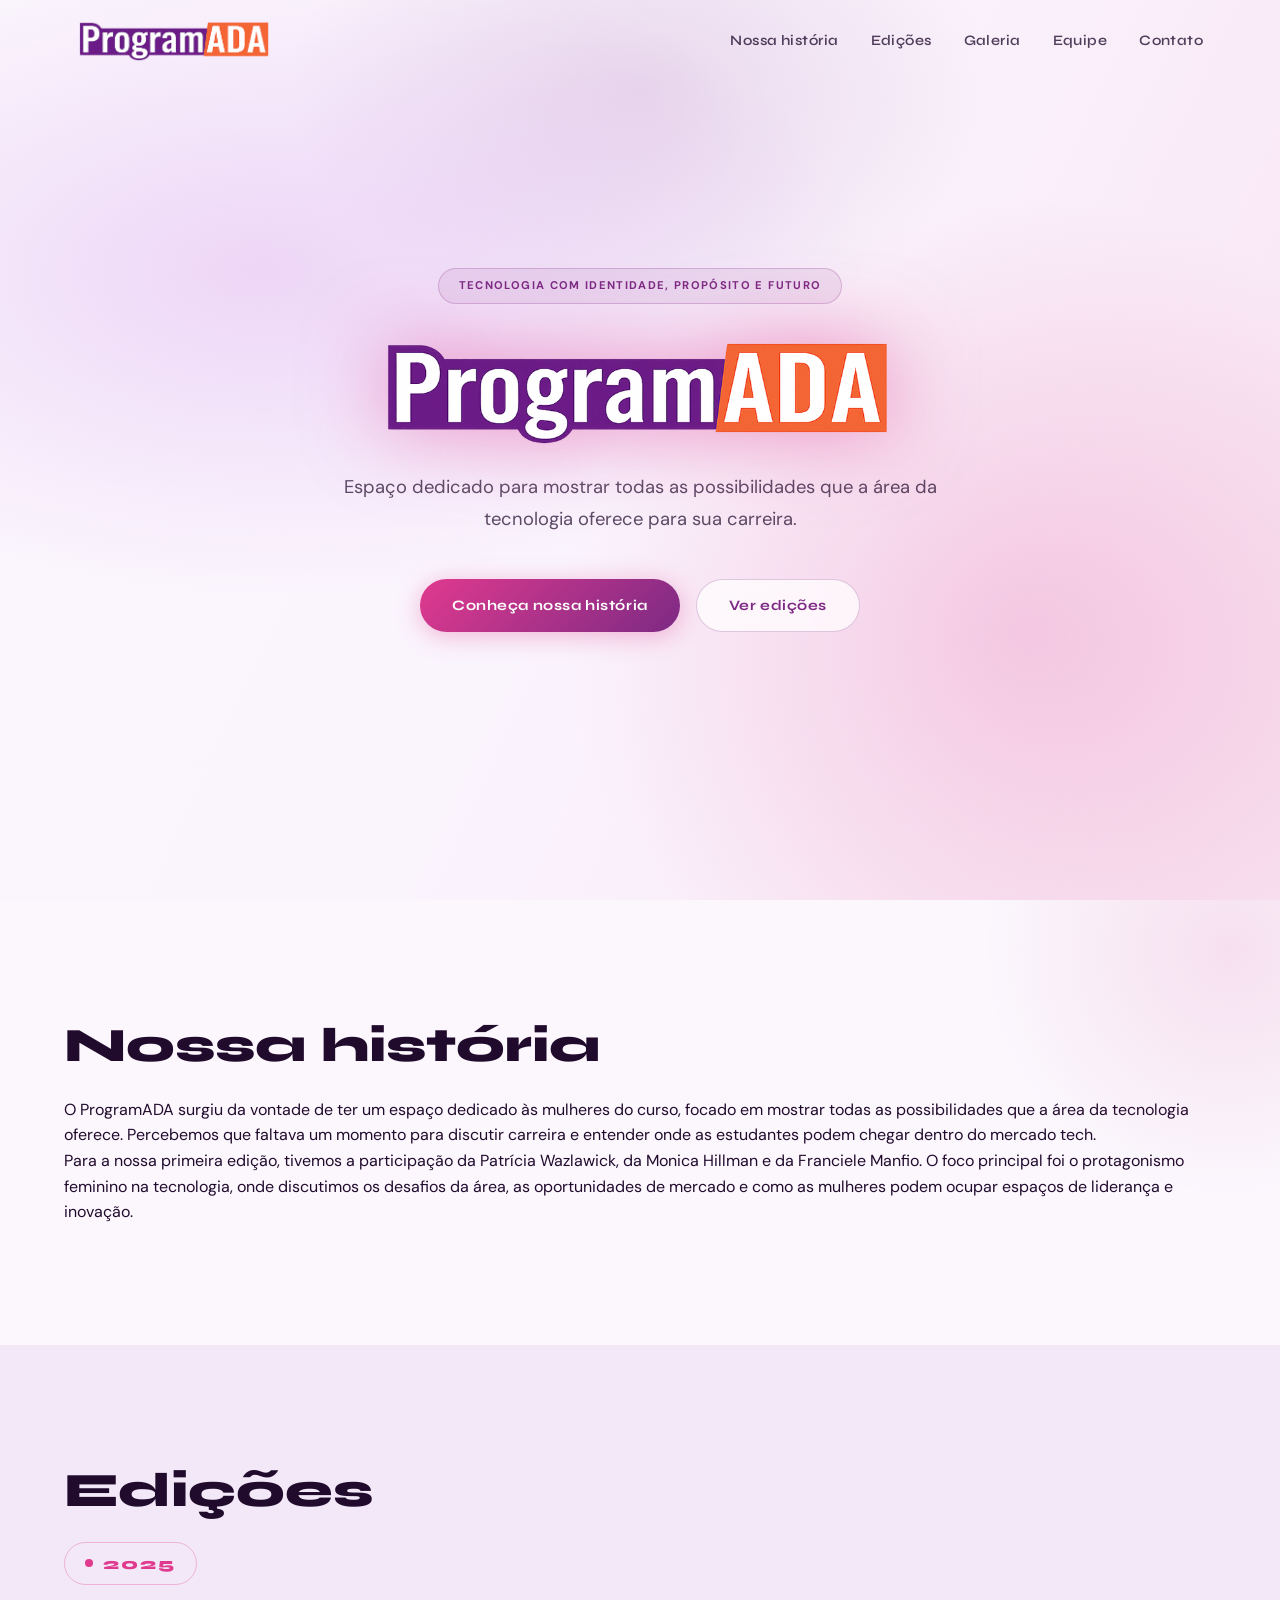
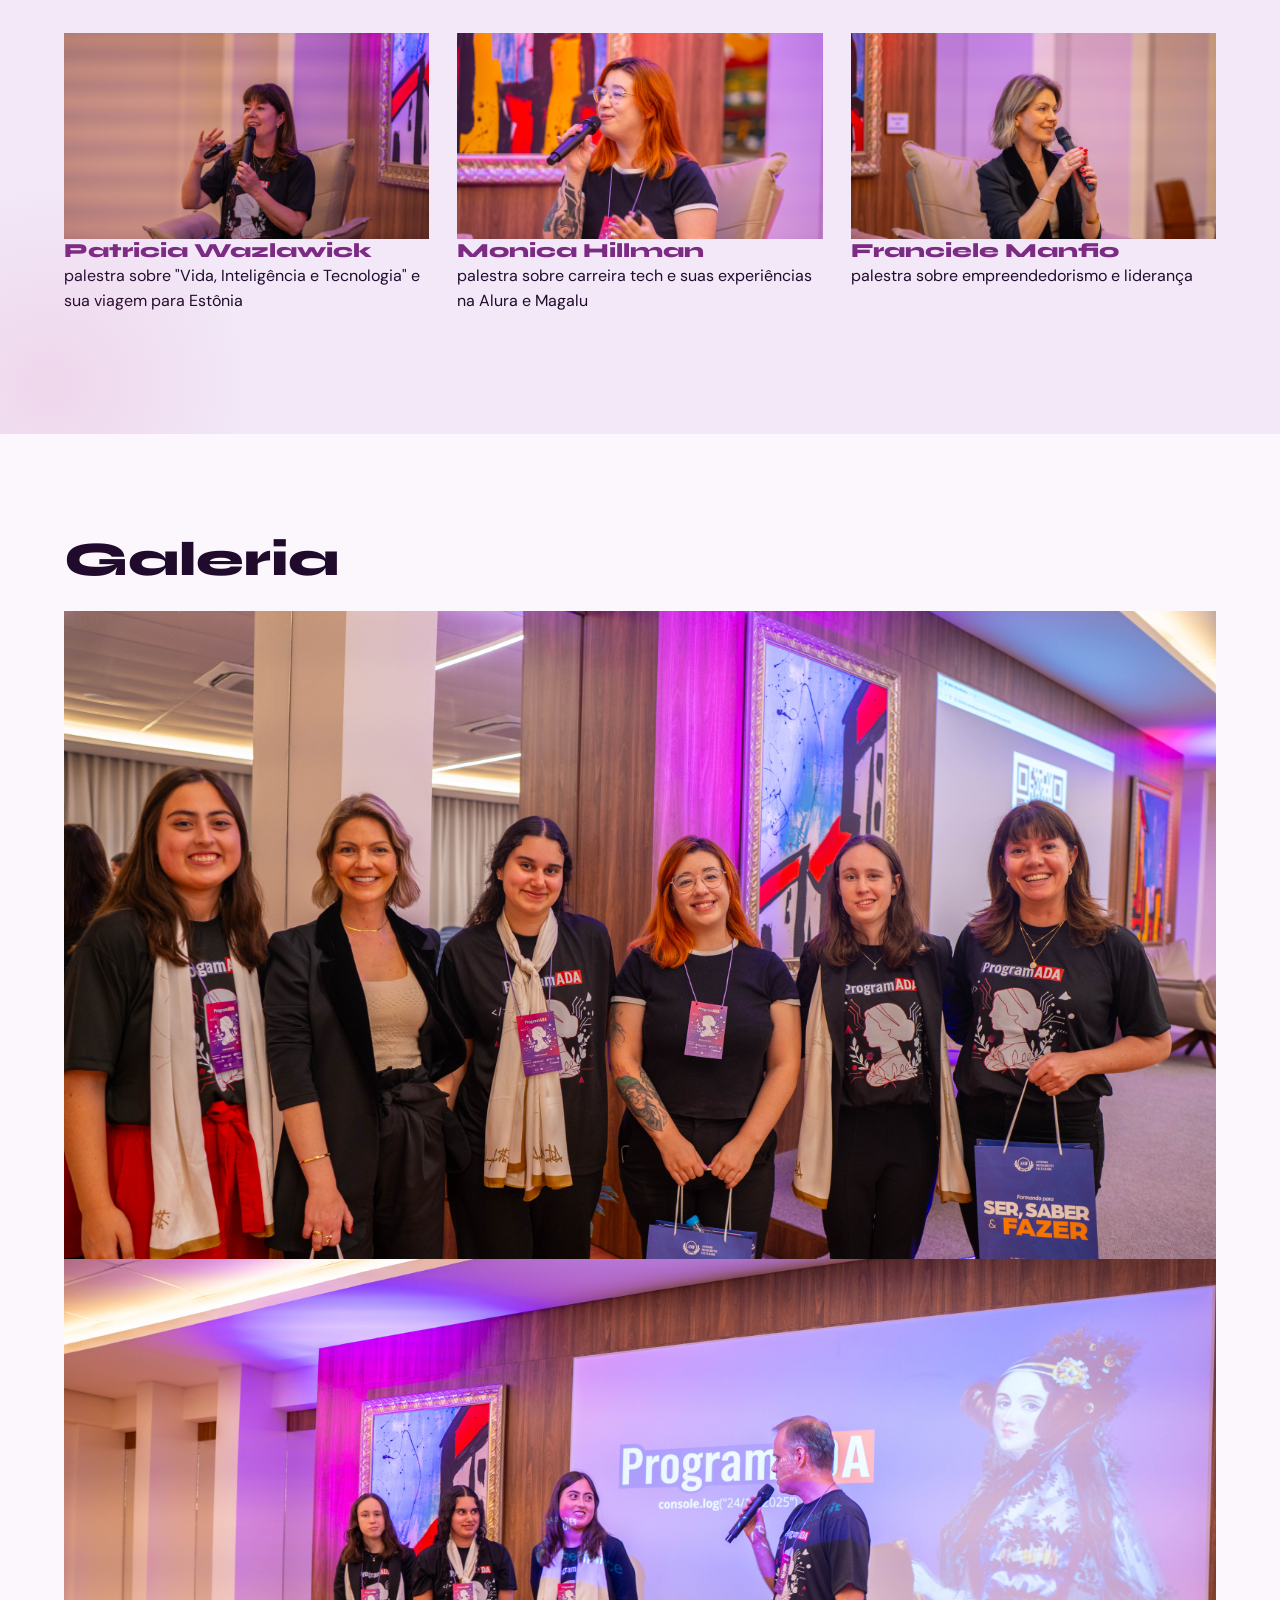
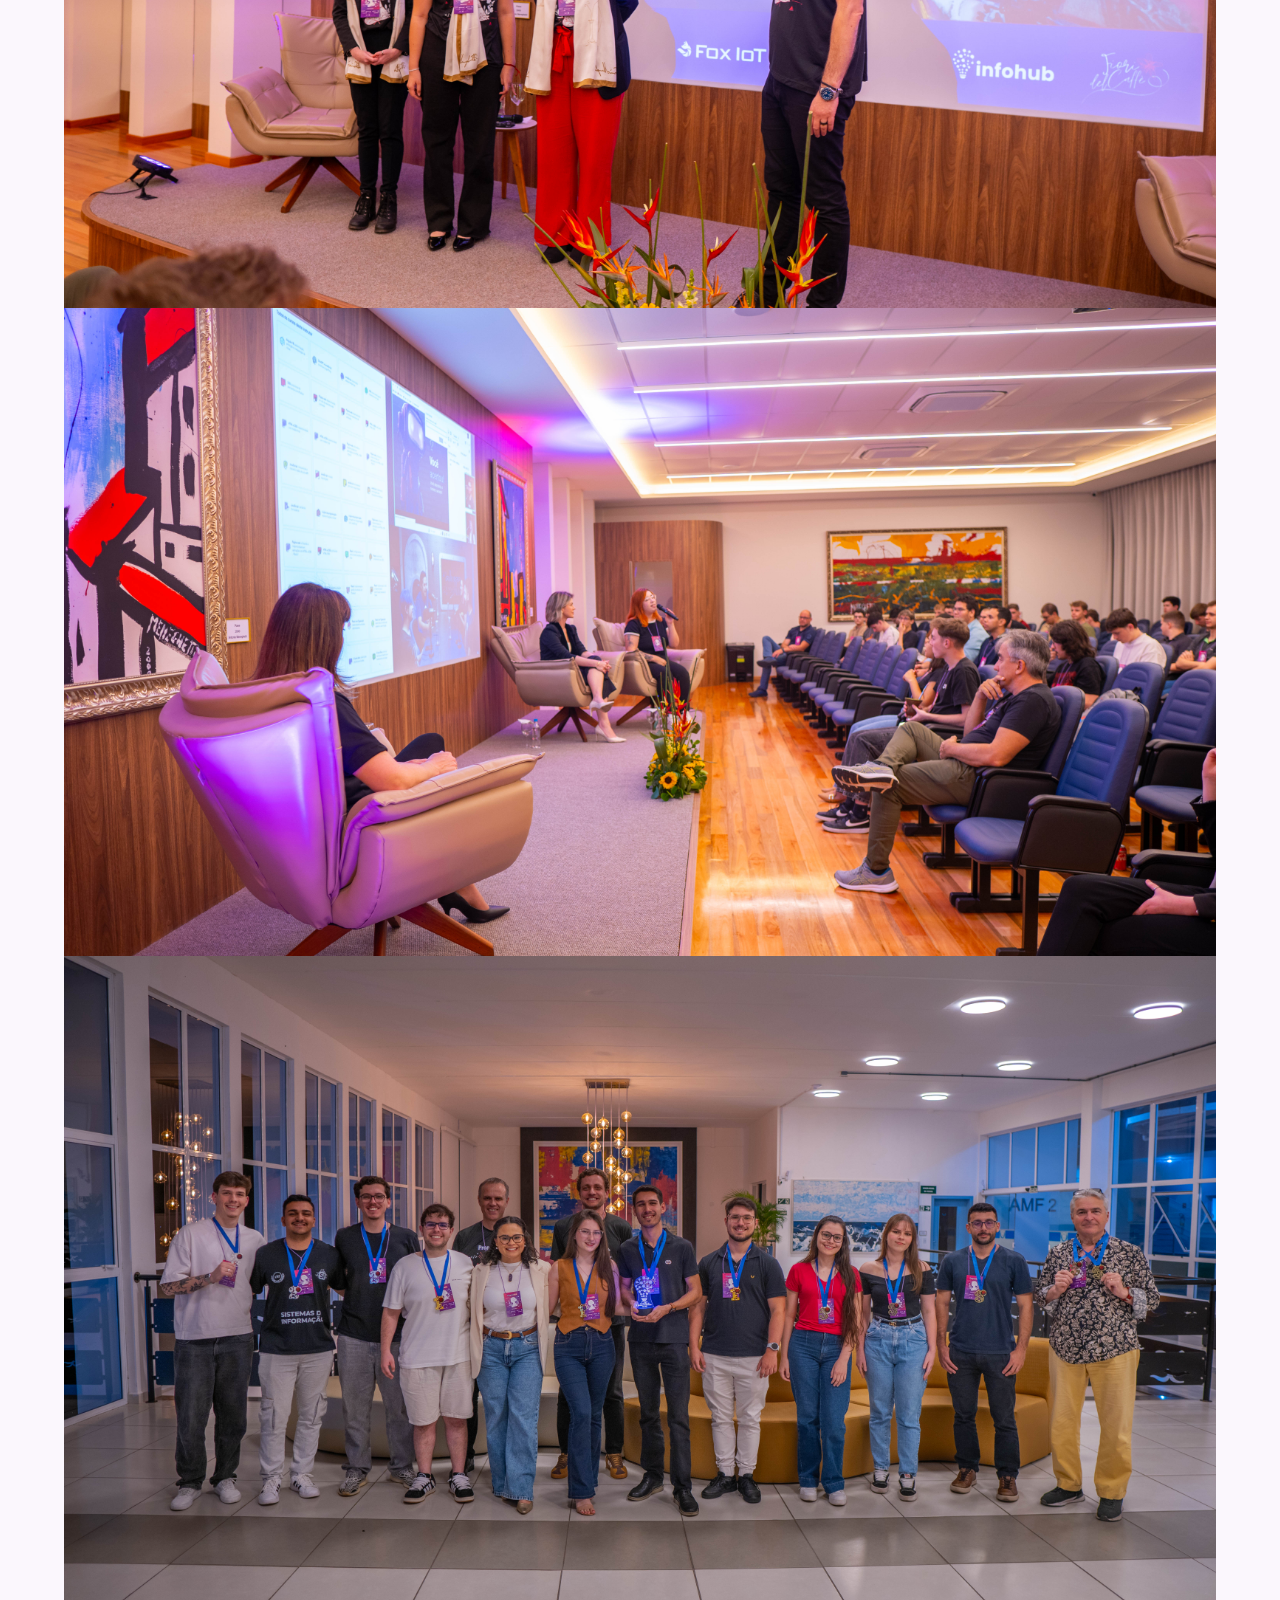
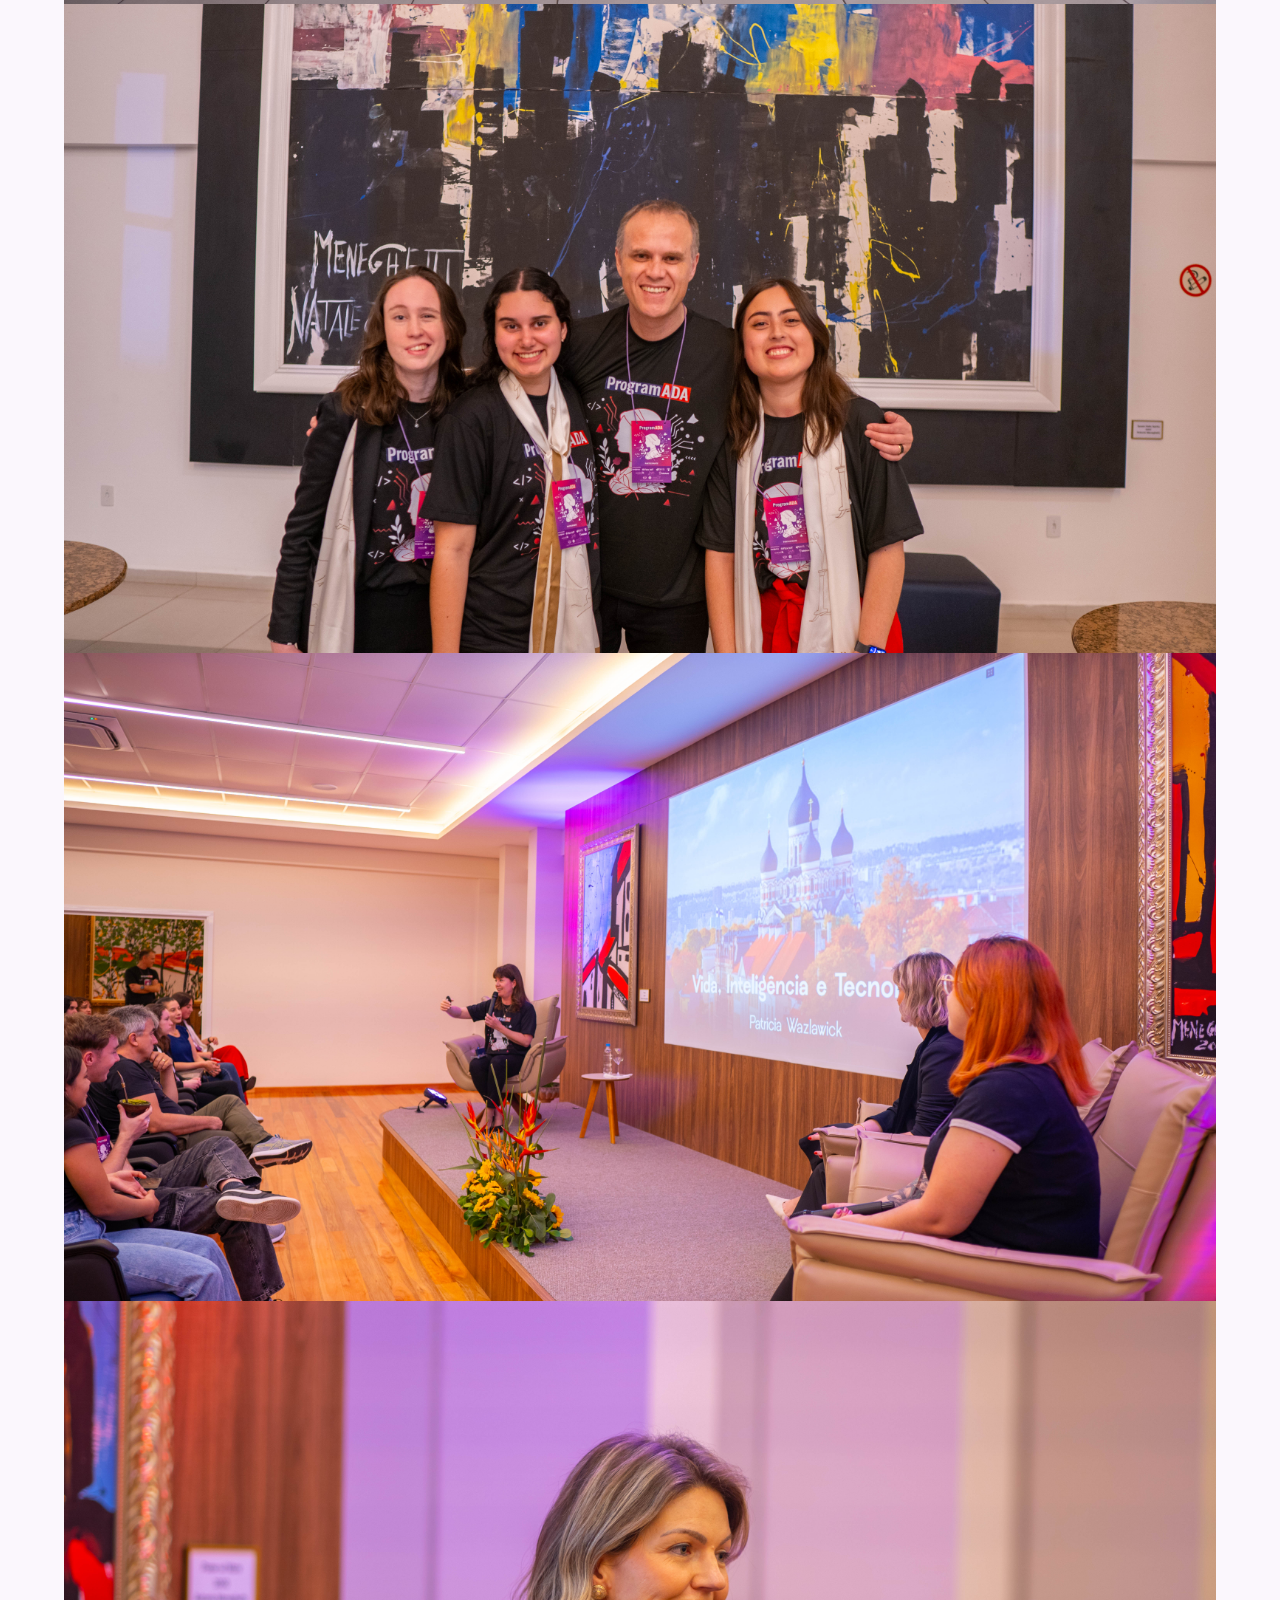
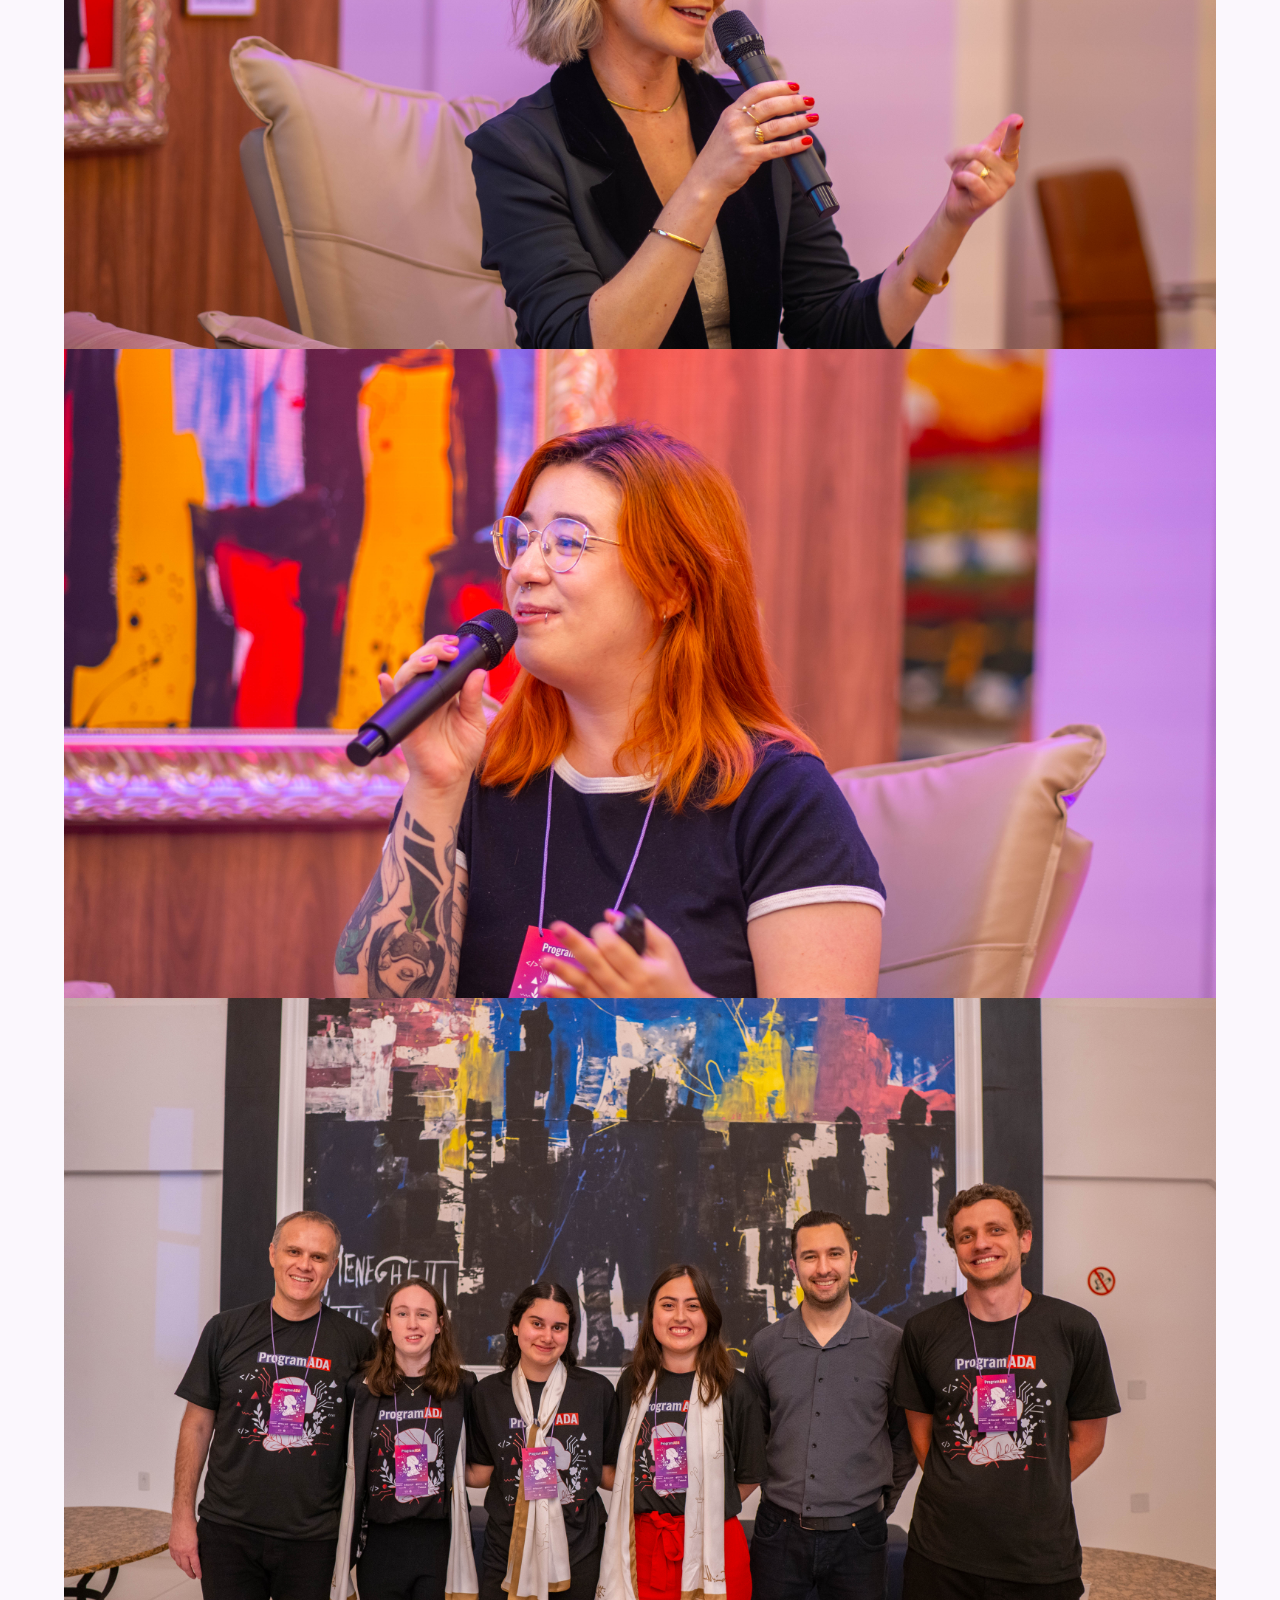
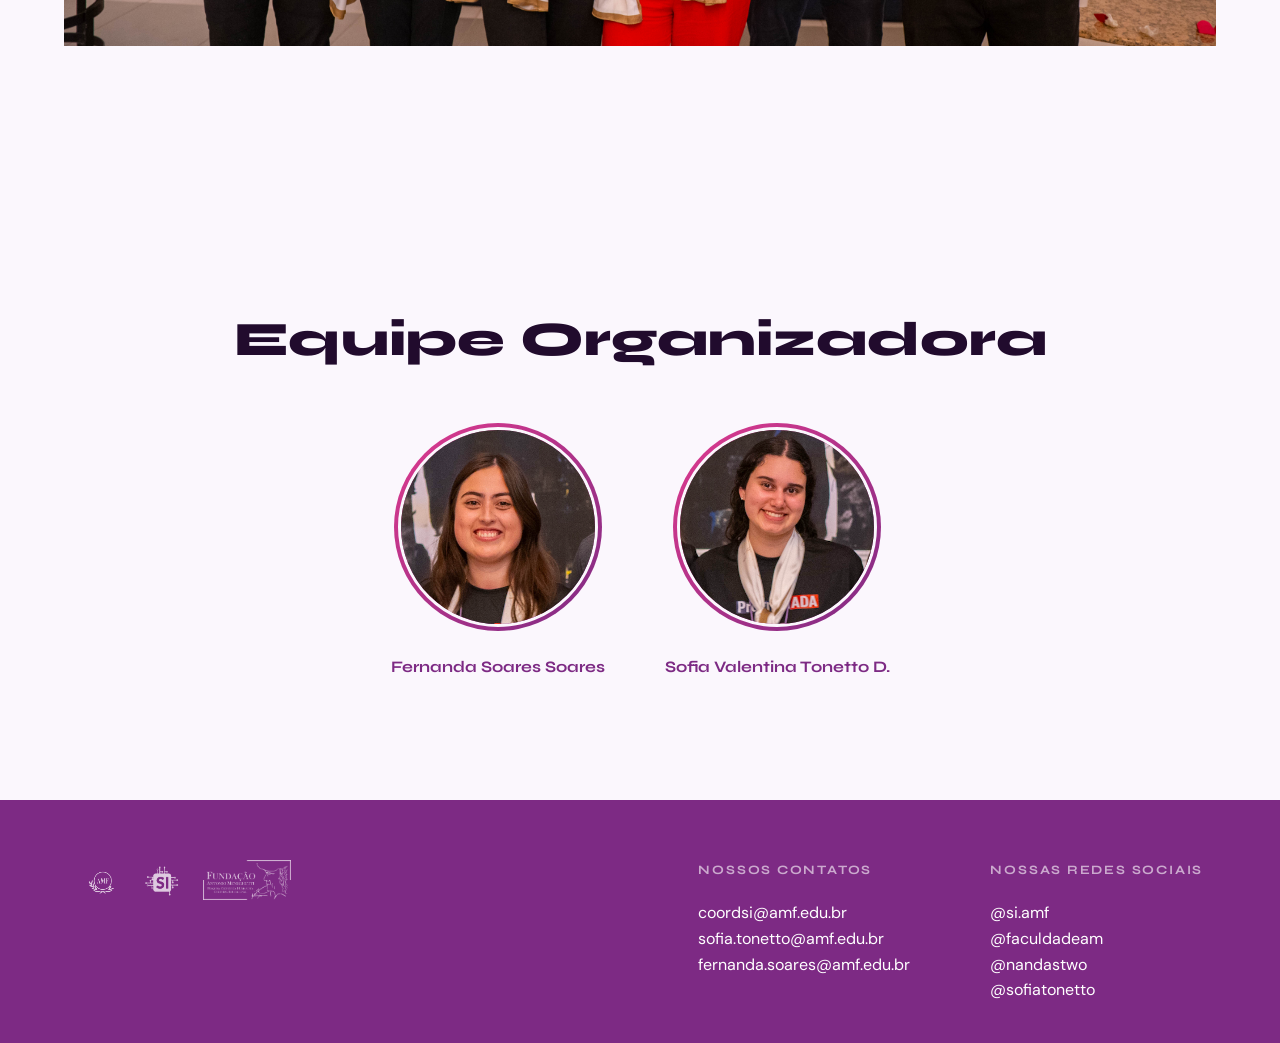
<file: programAda.html>
<!DOCTYPE html>
<html lang="pt-BR">
<head>
  <meta charset="UTF-8" />
  <meta name="viewport" content="width=device-width, initial-scale=1.0"/>
  <title>ProgramADA</title>
  <link rel="preconnect" href="https://fonts.googleapis.com">
  <link rel="preconnect" href="https://fonts.gstatic.com" crossorigin>
  <link href="https://fonts.googleapis.com/css2?family=Syne:wght@400;700;800&family=DM+Sans:wght@400;500;700&display=swap" rel="stylesheet">
  <link rel="stylesheet" href="programAda.css">
</head>
<body>
  <nav id="navbar">
    <div class="nav-left">
      <img src="img/programada logo 1.png" alt="Logo" class="nav-logo-img">
    </div>
    <ul class="nav-links">
      <li><a href="#historia">Nossa história</a></li>
      <li><a href="#edicoes">Edições</a></li>
      <li><a href="#galeria">Galeria</a></li>
      <li><a href="#equipe">Equipe</a></li>
      <li><a href="#contato">Contato</a></li>
    </ul>
  </nav>

  <section id="hero">
    <div class="hero-content">
      <span class="hero-tag">TECNOLOGIA COM IDENTIDADE, PROPÓSITO E FUTURO</span>
      <h1 class="hero-title"><img src="img/programada logo 1.png" alt="ProgramADA" class="hero-logo"></h1>
      <p class="hero-subtitle">
        Espaço dedicado para mostrar todas as possibilidades que a área da tecnologia oferece para sua carreira.
      </p>
      <div class="hero-cta">
        <a href="#historia" class="btn btn-primary">Conheça nossa história</a>
        <a href="#edicoes" class="btn btn-outline">Ver edições</a>
      </div>
    </div>
  </section>

  <section id="historia">
    <div class="container">
      <h2 class="section-title">Nossa história</h2>
      <p class="p-destaque">O ProgramADA surgiu da vontade de ter um espaço dedicado às mulheres do curso, focado em mostrar todas as possibilidades que a área da tecnologia oferece. Percebemos que faltava um momento para discutir carreira e entender onde as estudantes podem chegar dentro do mercado tech.</p>
      <p class="p-normal">Para a nossa primeira edição, tivemos a participação da <span>Patrícia Wazlawick, da Monica Hillman e da Franciele Manfio</span>. O foco principal foi o protagonismo feminino na tecnologia, onde discutimos os desafios da área, as oportunidades de mercado e como as mulheres podem ocupar espaços de liderança e inovação.</p>
    </div>
  </section>

  <section id="edicoes">
    <div class="container">
      <h2 class="section-title">Edições</h2>
      <div class="year-badge">2025</div>
      <div class="speakers-list">
        <article class="speaker-row">
          <img src="img/patricia.jpg" alt="Patricia">
          <div class="speaker-info">
            <h4 class="speaker-name">Patricia Wazlawick</h4>
            <p class="speaker-desc">palestra sobre "Vida, Inteligência e Tecnologia" e sua viagem para Estônia</p>
          </div>
        </article>
        <article class="speaker-row">
          <img src="img/monica.jpg" alt="Monica">
          <div class="speaker-info">
            <h4 class="speaker-name">Monica Hillman</h4>
            <p class="speaker-desc">palestra sobre carreira tech e suas experiências na Alura e Magalu</p>
          </div>
        </article>
        <article class="speaker-row">
          <img src="img/franciele.jpg" alt="Franciele">
          <div class="speaker-info">
            <h4 class="speaker-name">Franciele Manfio</h4>
            <p class="speaker-desc">palestra sobre empreendedorismo e liderança</p>
          </div>
        </article>
      </div>
    </div>
  </section>

  <section id="galeria">
    <div class="container">
      <h2 class="section-title">Galeria</h2>
      <div class="gallery-grid">
        <div class="gallery-item"><img src="img/fim.jpg"></div>
        <div class="gallery-item"><img src="img/apresentacao.jpg"></div>
        <div class="gallery-item"><img src="img/geral.jpg"></div>
        <div class="gallery-item"><img src="img/hackathon.jpg"></div>
        <div class="gallery-item"><img src="img/coordnos.jpg"></div>
      </div>
      <div class="gallery-grid-bottom">
        <div class="gallery-item"><img src="img/patriciaApre.jpg"></div>
        <div class="gallery-item"><img src="img/franApre.jpg"></div>
        <div class="gallery-item"><img src="img/monicaApre.jpg"></div>
        <div class="gallery-item"><img src="img/todoss.jpg"></div>
      </div>
    </div>
  </section>

  <section id="equipe">
    <div class="container">
      <h2 class="section-title">Equipe Organizadora</h2>
      <div class="team-grid">
        <div class="team-member">
          <div class="member-img"><img src="img/fernanda.png" alt="Fernanda Soares Soares"></div>
          <p class="member-name">Fernanda Soares Soares</p>
        </div>
        <div class="team-member">
          <div class="member-img"><img src="img/sofia.png" alt="Sofia Valentina Tonetto D."></div>
          <p class="member-name">Sofia Valentina Tonetto D.</p>
        </div>
      </div>
    </div>
  </section>

  <footer id="contato">
    <div class="footer-inner">
      <div class="footer-brand">
        <div class="footer-logos">
          <img src="img/amf.png" alt="AMF">
          <img src="img/si.png" alt="SI">
          <img src="img/funda.png" alt="Fundação">
        </div>
      </div>
      <div class="footer-content">
        <div class="footer-col contact-col">
          <h4>Nossos contatos</h4>
          <p>coordsi@amf.edu.br</p>
          <p>sofia.tonetto@amf.edu.br</p>
          <p>fernanda.soares@amf.edu.br</p>
        </div>
        <div class="footer-col social-col">
          <h4>Nossas redes sociais</h4>
          <div class="social-links">
            <p>@si.amf</p>
            <p>@faculdadeam</p>
            <p>@nandastwo</p>
            <p>@sofiatonetto</p>
          </div>
        </div>
      </div>
    </div>
  </footer>
</body>
</html>
</file>
<file: programAda.css>
*, *::before, *::after {
  box-sizing: border-box;
  margin: 0;
  padding: 0;
}

:root {
  --purple:  #7d2a84;
  --pink:    #e03a8e;
  --magenta: #b44fdb;
  --lilac:   #f7e9ff;
  --dark:    #fbf7fd;
  --dark2:   #f2e8f7;
  --card-bg: #ffffff;
  --border:  rgba(125, 42, 132, 0.14);
  --white:   #ffffff;
  --muted:   rgba(38, 12, 50, 0.62);
  --text:    #210b2d;
  --nav-h:   80px;
  --radius:  16px;
}

html { scroll-behavior: smooth; }

body {
  font-family: 'DM Sans', sans-serif;
  background: var(--dark);
  color: var(--text);
  line-height: 1.6;
  overflow-x: hidden;
}

section { scroll-margin-top: var(--nav-h); }

img { display: block; max-width: 100%; }

.container {
  max-width: 1200px;
  margin: 0 auto;
  padding: 0 24px;
}

#navbar {
  position: fixed;
  top: 0; left: 0; right: 0;
  height: var(--nav-h);
  display: flex;
  align-items: center;
  justify-content: space-between;
  padding: 0 6vw;
  z-index: 1000;
  background: transparent;
  transition: background 0.4s, backdrop-filter 0.4s;
}

#navbar.scrolled {
  background: rgba(242, 232, 247, 0.86);
  backdrop-filter: blur(16px);
  border-bottom: 1px solid var(--border);
}

.nav-left {
  display: flex;
  align-items: center;
  gap: 14px;
}

.nav-logo-img { height: 44px; }

.nav-ada-img {
  height: 54px;
  width: auto;
  object-fit: contain;
  filter: none;
}

.nav-links {
  display: flex;
  gap: 32px;
  list-style: none;
}

.nav-links a {
  color: rgba(33, 11, 45, 0.78);
  text-decoration: none;
  font-weight: 600;
  font-family: 'Syne', sans-serif;
  font-size: 0.9rem;
  letter-spacing: 0.03em;
  transition: color 0.2s;
  position: relative;
}

#navbar.scrolled .nav-links a {
  color: rgba(33, 11, 45, 0.78);
}

.nav-links a::after {
  content: '';
  position: absolute;
  bottom: -4px; left: 0;
  width: 0; height: 2px;
  background: var(--pink);
  border-radius: 2px;
  transition: width 0.3s;
}

.nav-links a:hover,
.nav-links a.active {
  color: var(--pink);
}

#navbar:not(.scrolled) .nav-links a:hover,
#navbar:not(.scrolled) .nav-links a.active {
  color: var(--pink);
}

.nav-links a:hover::after,
.nav-links a.active::after {
  width: 100%;
}

.hamburger {
  display: none;
  flex-direction: column;
  gap: 5px;
  background: none;
  border: none;
  cursor: pointer;
  padding: 8px;
  z-index: 10;
}

.hamburger span {
  width: 24px;
  height: 2px;
  background: var(--purple);
  border-radius: 2px;
  transition: all 0.3s ease;
}

#navbar.scrolled .hamburger span {
  background: var(--purple);
}

.hamburger.active span:nth-child(1) { transform: rotate(45deg) translate(5px, 5px); }
.hamburger.active span:nth-child(2) { opacity: 0; }
.hamburger.active span:nth-child(3) { transform: rotate(-45deg) translate(5px, -5px); }

#hero {
  position: relative;
  height: 100vh;
  min-height: 650px;
  display: flex;
  align-items: center;
  justify-content: center;
  text-align: center;
  overflow: hidden;
}

#hero::before {
  content: '';
  position: absolute;
  inset: 0;
  background-size: cover;
  background-position: top center;
  z-index: 1;
  background:
      radial-gradient(ellipse 80% 60% at 20% 30%, rgba(180, 79, 219, 0.25) 0%, transparent 60%),
      radial-gradient(ellipse 60% 80% at 80% 70%, rgba(224, 58, 142, 0.22) 0%, transparent 60%),
      radial-gradient(ellipse 50% 50% at 50% 10%, rgba(125, 42, 132, 0.18) 0%, transparent 55%);
}

#hero::after {
  content: '';
  position: absolute;
  inset: 0;
  background: linear-gradient(
    115deg,
    rgba(251,247,253,0.28) 0%,
    rgba(247,233,255,0.2) 48%,
    rgba(224,58,142,0.1) 100%
  );
  z-index: 2;
}

.hero-content {
  position: relative;
  z-index: 4;
  width: 100%;
  padding: 0 24px;
  display: flex;
  flex-direction: column;
  align-items: center;
}

.hero-tag {
  display: inline-flex;
  align-items: center;
  gap: 8px;
  background: rgba(125, 42, 132, 0.08);
  border: 1px solid rgba(125, 42, 132, 0.24);
  padding: 8px 20px;
  border-radius: 100px;
  font-size: 0.7rem;
  font-weight: 700;
  letter-spacing: 0.12em;
  color: var(--purple);
  margin-bottom: 28px;
  text-transform: uppercase;
}

.hero-logo {
  height: auto;
  width: 100%;
  max-width: 520px;
  margin-bottom: 24px;
  filter: drop-shadow(0 0 40px rgba(224, 58, 142, 0.5));
}

.hero-subtitle {
  color: rgba(33, 11, 45, 0.72);
  font-size: 1.15rem;
  max-width: 600px;
  margin: 0 auto 44px;
  line-height: 1.7;
}

.hero-cta {
  display: flex;
  justify-content: center;
  gap: 16px;
  flex-wrap: wrap;
}

@keyframes bounce {
  0%, 100% { transform: translateX(-50%) translateY(0); }
  50% { transform: translateX(-50%) translateY(6px); }
}

.btn {
  padding: 14px 32px;
  border-radius: 100px;
  text-decoration: none;
  font-weight: 700;
  font-family: 'Syne', sans-serif;
  font-size: 0.9rem;
  letter-spacing: 0.04em;
  transition: all 0.3s;
  display: inline-flex;
  align-items: center;
  justify-content: center;
  cursor: pointer;
  border: none;
}

.btn-primary {
  background: linear-gradient(135deg, var(--pink), var(--purple));
  color: var(--white);
  box-shadow: 0 4px 24px rgba(224, 58, 142, 0.35);
}

.btn-primary:hover {
  transform: translateY(-2px);
  box-shadow: 0 8px 32px rgba(224, 58, 142, 0.5);
}

.btn-outline {
  border: 1.5px solid rgba(125,42,132,0.24);
  color: var(--purple);
  background: rgba(255,255,255,0.72);
  backdrop-filter: blur(8px);
}

.btn-outline:hover {
  border-color: var(--pink);
  background: rgba(224, 58, 142, 0.1);
  transform: translateY(-2px);
}

.section-label {
  display: inline-block;
  color: var(--pink);
  font-family: 'Syne', sans-serif;
  font-size: 0.72rem;
  font-weight: 700;
  letter-spacing: 0.18em;
  text-transform: uppercase;
  margin-bottom: 16px;
  position: relative;
  padding-left: 24px;
}

.section-label::before {
  content: '';
  position: absolute;
  left: 0;
  top: 50%;
  transform: translateY(-50%);
  width: 14px;
  height: 2px;
  background: var(--pink);
  border-radius: 2px;
}

.section-title {
  font-family: 'Syne', sans-serif;
  font-size: clamp(2rem, 4vw, 3rem);
  font-weight: 800;
  line-height: 1.1;
  margin-bottom: 24px;
  color: var(--text);
}

.section-title span {
  background: linear-gradient(135deg, var(--pink), #b44fdb);
  -webkit-background-clip: text;
  -webkit-text-fill-color: transparent;
  background-clip: text;
}

#historia {
  padding: 120px 0;
  background: var(--dark);
  position: relative;
  overflow: hidden;
}

#historia::before {
  content: '';
  position: absolute;
  top: -200px; right: -200px;
  width: 500px; height: 500px;
  background: radial-gradient(circle, rgba(212, 58, 138, 0.12) 0%, transparent 70%);
  pointer-events: none;
}

.historia-inner {
  display: grid;
  grid-template-columns: 1fr 1.5fr;
  gap: 80px;
  align-items: center;
}

.historia-left .big-year {
  font-family: 'Syne', sans-serif;
  font-size: clamp(5rem, 12vw, 10rem);
  font-weight: 800;
  line-height: 1;
  background: linear-gradient(135deg, rgba(212,58,138,0.25), rgba(125,42,132,0.2));
  -webkit-background-clip: text;
  -webkit-text-fill-color: transparent;
  background-clip: text;
  user-select: none;
}

.historia-right .p-destaque {
  font-size: 1.2rem;
  font-weight: 600;
  color: var(--text);
  margin-bottom: 20px;
  line-height: 1.7;
}

.historia-right .p-normal {
  color: var(--muted);
  font-size: 1rem;
  line-height: 1.8;
}

.historia-right .p-normal span {
  color: var(--pink);
  font-weight: 600;
}

#edicoes {
  padding: 120px 0;
  background: var(--dark2);
  position: relative;
}

#edicoes::before {
  content: '';
  position: absolute;
  bottom: -150px; left: -150px;
  width: 400px; height: 400px;
  background: radial-gradient(circle, rgba(212,58,138,0.1) 0%, transparent 70%);
  pointer-events: none;
}

.year-badge {
  display: inline-flex;
  align-items: center;
  gap: 10px;
  font-family: 'Syne', sans-serif;
  font-weight: 800;
  font-size: 1rem;
  color: var(--pink);
  letter-spacing: 0.12em;
  margin-bottom: 48px;
  padding: 8px 20px;
  border: 1px solid rgba(224,58,142,0.3);
  border-radius: 100px;
}

.year-badge::before {
  content: '';
  width: 8px; height: 8px;
  background: var(--pink);
  border-radius: 50%;
}

.speakers-list {
  display: grid;
  grid-template-columns: repeat(3, 1fr);
  gap: 28px;
}

.speaker-card {
  background: var(--card-bg);
  border: 1px solid var(--border);
  border-radius: var(--radius);
  overflow: hidden;
  transition: border-color 0.3s, box-shadow 0.3s;
  cursor: pointer;
  display: flex;
  flex-direction: column;
  position: relative;
  box-shadow: 0 10px 30px rgba(125,42,132,0.08);
}

.speaker-card:hover {
  border-color: rgba(212,58,138,0.4);
  box-shadow: 0 18px 48px rgba(125,42,132,0.16);
}

.speaker-img-container {
  width: 100%;
  height: 300px;
  overflow: hidden;
  position: relative;
  flex-shrink: 0;
}

.speaker-img-container::after {
  content: '';
  position: absolute;
  bottom: 0; left: 0; right: 0;
  height: 60%;
  background: linear-gradient(to top, rgba(8,0,15,0.7), transparent);
  z-index: 1;
}

.speaker-img {
  width: 100%;
  height: 100%;
  object-fit: cover;
  transition: transform 0.5s ease, filter 0.5s ease;
}

.speaker-card:hover .speaker-img {
  transform: scale(1.05);
  filter: grayscale(100%);
}

.speaker-content {
  padding: 24px;
  display: flex;
  flex-direction: column;
  gap: 0;
}

.speaker-header {
  margin-bottom: 10px;
}

.speaker-name {
  color: var(--purple);
  font-family: 'Syne', sans-serif;
  font-size: 1.25rem;
  font-weight: 800;
  line-height: 1.2;
}

.speaker-text-area {
  display: grid;
  grid-template-columns: 1fr;
  border-top: 1px solid var(--border);
  padding-top: 12px;
  margin-top: 4px;
}

.speaker-desc-visible,
.speaker-hover-text {
  grid-area: 1 / 1;
  font-size: 0.88rem;
  line-height: 1.7;
  transition: opacity 0.35s ease;
}

.speaker-desc-visible {
  color: var(--muted);
  opacity: 1;
}

.speaker-hover-text {
  color: var(--purple);
  font-weight: 500;
  opacity: 0;
  pointer-events: none;
}

.speaker-card:hover .speaker-desc-visible { opacity: 0; }
.speaker-card:hover .speaker-hover-text   { opacity: 1; }

#galeria {
  padding: 100px 0;
  background: var(--dark);
  overflow: hidden;
  contain: layout paint;
}

#galeria .container { margin-bottom: 48px; }

.mySwiper,
.mySwiperReverse {
  width: 100%;
  padding: 8px 0;
}

.swiper-wrapper {
  transition-timing-function: linear !important;
  will-change: transform;
}

.swiper-slide {
  width: auto;
  pointer-events: none;
  user-select: none;
}

.swiper-slide img {
  width: 380px;
  height: 240px;
  object-fit: cover;
  border-radius: 12px;
  border: 1px solid var(--border);
  transform: translateZ(0);
  backface-visibility: hidden;
  transition: border-color 0.3s;
}

.swiper-slide img:hover {
  border-color: rgba(224,58,142,0.4);
}

#patrocinio {
  padding: 120px 0;
  background: var(--dark2);
  position: relative;
  overflow: hidden;
}

#patrocinio::after {
  content: '';
  position: absolute;
  top: -100px; right: -100px;
  width: 500px; height: 500px;
  background: radial-gradient(circle, rgba(212,58,138,0.1) 0%, transparent 70%);
  pointer-events: none;
}

.patrocinio-wrapper {
  display: grid;
  grid-template-columns: minmax(0, 1fr) minmax(0, 1fr);
  gap: clamp(40px, 6vw, 72px);
  align-items: stretch;
  position: relative;
  z-index: 1;
}

.patrocinio-left .section-title { color: var(--text); }

.patrocinio-intro {
  color: var(--muted);
  margin-bottom: 36px;
  font-size: 1rem;
  line-height: 1.7;
}

.sponsor-form {
  display: flex;
  flex-direction: column;
  gap: 12px;
}

.sponsor-form input,
.sponsor-form textarea {
  padding: 14px 18px;
  background: #ffffff;
  border: 1px solid var(--border);
  border-radius: 10px;
  font-family: 'DM Sans', sans-serif;
  font-size: 0.95rem;
  color: var(--text);
  width: 100%;
  transition: border-color 0.3s;
  outline: none;
}

.sponsor-form input::placeholder,
.sponsor-form textarea::placeholder {
  color: rgba(33, 11, 45, 0.42);
}

.sponsor-form input:focus,
.sponsor-form textarea:focus {
  border-color: var(--pink);
  background: #ffffff;
}

.sponsor-form textarea {
  height: 120px;
  resize: vertical;
}

.sponsor-form .btn-primary {
  margin-top: 6px;
  width: 100%;
  font-size: 0.95rem;
}

#formStatus {
  text-align: center;
  font-size: 0.9rem;
  color: var(--purple);
  min-height: 20px;
  margin-top: 4px;
}

.patrocinio-right {
  display: grid;
  grid-template-rows: auto 1fr;
  gap: 32px;
  height: 100%;
  min-height: 462px;
  padding: 36px 0;
}

.patrocinio-right h3 {
  font-family: 'Syne', sans-serif;
  font-size: 1.05rem;
  font-weight: 800;
  color: var(--purple);
  letter-spacing: 0.14em;
  text-transform: uppercase;
  text-align: center;
}

.sponsor-logos-grid {
  display: grid;
  grid-template-columns: repeat(2, minmax(0, 1fr));
  gap: 34px 38px;
  align-content: center;
  align-items: center;
  justify-items: center;
  height: 100%;
}

.sponsor-logos-grid img {
  height: 64px;
  width: 100%;
  max-width: 205px;
  object-fit: contain;
  object-position: center;
  filter: grayscale(1) brightness(0.34);
  opacity: 0.9;
  transition: opacity 0.3s, transform 0.3s, filter 0.3s;
}

.sponsor-logos-grid img:nth-child(5) {
  grid-column: 1 / -1;
}

.sponsor-logos-grid img:hover {
  opacity: 1;
  filter: grayscale(1) brightness(0.22);
  transform: scale(1.05);
}

#equipe {
  padding: 120px 0;
  background: var(--dark);
  text-align: center;
}

.team-grid {
  display: flex;
  justify-content: center;
  gap: 60px;
  margin-top: 60px;
  flex-wrap: wrap;
}

.team-member { text-align: center; }

.member-img {
  position: relative;
  display: inline-block;
  margin-bottom: 20px;
}

.member-img::before {
  content: '';
  position: absolute;
  inset: -4px;
  border-radius: 50%;
  background: linear-gradient(135deg, var(--pink), var(--purple));
  z-index: 0;
}

.member-img img {
  width: 200px;
  height: 200px;
  border-radius: 50%;
  object-fit: cover;
  object-position: center top;
  position: relative;
  z-index: 1;
  border: 3px solid var(--dark);
}

.member-name {
  font-family: 'Syne', sans-serif;
  font-weight: 700;
  font-size: 1rem;
  color: var(--purple);
}

.member-role {
  font-size: 0.85rem;
  color: var(--pink);
  margin-top: 4px;
}

footer {
  background: var(--purple);
  border-top: none;
  padding: 60px 6vw 40px;
  color: var(--white);
}

.footer-inner {
  display: flex;
  justify-content: space-between;
  align-items: flex-start;
  max-width: 1200px;
  margin: 0 auto;
  gap: 60px;
}

.footer-brand { flex-shrink: 0; }

.footer-logos {
  display: flex;
  gap: 20px;
  align-items: center;
  margin-bottom: 16px;
}

.footer-logos img {
  height: 40px;
  filter: brightness(0) invert(1);
  opacity: 0.75;
  transition: opacity 0.3s;
}

.footer-logos .logo-amf {
  height: 35px;
}
.footer-logos img:hover { opacity: 1; }

.footer-tagline {
  font-size: 0.82rem;
  color: rgba(255,255,255,0.6);
  max-width: 200px;
  line-height: 1.6;
}

.footer-content {
  display: flex;
  gap: 80px;
  flex-wrap: wrap;
}

.footer-col h4 {
  font-family: 'Syne', sans-serif;
  font-size: 0.8rem;
  font-weight: 700;
  letter-spacing: 0.14em;
  text-transform: uppercase;
  color: rgba(255,255,255,0.6);
  margin-bottom: 20px;
}

.footer-link {
  color: rgba(255,255,255,0.7);
  text-decoration: none;
  font-size: 0.9rem;
  margin-bottom: 12px;
  display: flex;
  align-items: center;
  gap: 10px;
  transition: color 0.2s, transform 0.2s;
}

.footer-link:hover {
  color: var(--white);
  transform: translateX(4px);
}

.icon svg {
  width: 18px;
  height: 18px;
  fill: var(--pink);
  flex-shrink: 0;
}

.footer-bottom {
  max-width: 1200px;
  margin: 40px auto 0;
  padding-top: 24px;
  border-top: 1px solid rgba(255,255,255,0.15);
  display: flex;
  justify-content: space-between;
  align-items: center;
  font-size: 0.8rem;
  color: rgba(255,255,255,0.55);
}

@media (max-width: 900px) {
  .speakers-list {
    grid-template-columns: 1fr;
    max-width: 480px;
    margin: 0 auto;
  }

  .historia-inner {
    grid-template-columns: 1fr;
    gap: 32px;
  }

  .historia-left .big-year {
    font-size: clamp(4rem, 20vw, 7rem);
    text-align: center;
  }

  .patrocinio-wrapper {
    grid-template-columns: 1fr;
    gap: 60px;
  }

  .patrocinio-right {
    width: 100%;
    max-width: 640px;
    min-height: 360px;
    justify-self: center;
  }

  .footer-inner {
    flex-direction: column;
    gap: 40px;
  }

  .footer-bottom {
    flex-direction: column;
    gap: 8px;
    text-align: center;
  }
}

@media (max-width: 768px) {
  :root { --nav-h: 68px; }

  .hamburger { display: flex; }

  .nav-links {
    position: absolute;
    top: var(--nav-h);
    left: 0; right: 0;
    flex-direction: column;
    background: rgba(251, 247, 253, 0.97);
    backdrop-filter: blur(16px);
    border-bottom: 1px solid var(--border);
    max-height: 0;
    overflow: hidden;
    transition: max-height 0.35s ease, padding 0.35s ease;
    gap: 0;
  }

  .nav-links.active {
    max-height: 420px;
    padding: 16px 0 24px;
  }

  .nav-links li {
    padding: 10px 6vw;
  }

  .nav-links a { font-size: 1rem; }

  .nav-logo-img { height: 36px; }

  .nav-ada-img { height: 44px; }

  #hero {
    height: 100vh;
    min-height: 600px;
  }

  #hero::before {
    background-position: top center;
  }

  .hero-logo { max-width: 260px; }

  .hero-subtitle {
    font-size: 0.95rem;
    margin-bottom: 32px;
  }

  .hero-cta {
    flex-direction: column;
    align-items: center;
  }

  .btn {
    width: 100%;
    max-width: 300px;
  }

  #historia, #edicoes, #galeria, #equipe { padding: 80px 0; }

  #patrocinio { padding: 80px 0; }

  .section-title { font-size: clamp(1.7rem, 6vw, 2.2rem); }

  .swiper-slide img {
    width: 260px;
    height: 170px;
  }

  .team-grid { gap: 36px; }

  .member-img img {
    width: 150px;
    height: 150px;
  }

  .footer-content { gap: 40px; }

  .sponsor-logos-grid {
    grid-template-columns: repeat(2, 1fr);
    gap: 24px 20px;
    width: 100%;
    flex: 1;
  }

  .sponsor-logos-grid img { height: 48px; }

  #patrocinio .patrocinio-left,
  #patrocinio .patrocinio-right {
    display: flex;
    flex-direction: column;
    align-items: center;
    text-align: center;
  }

  #patrocinio .patrocinio-right {
    padding: 20px 0;
  }

  #patrocinio .section-label { align-self: center; }

  .sponsor-form { align-items: stretch; width: 100%; }
}

@media (max-width: 480px) {
  .hero-logo { max-width: 210px; }
  .hero-tag { font-size: 0.58rem; }
  .hero-subtitle { font-size: 0.88rem; }

  .nav-left { gap: 10px; }

  .nav-ada-img { height: 38px; }

  .section-title { font-size: 1.6rem; }

  .swiper-slide img {
    width: 210px;
    height: 140px;
    border-radius: 10px;
  }

  .member-img img {
    width: 120px;
    height: 120px;
  }

  .member-name { font-size: 0.9rem; }

  .footer-logos img { height: 32px; }

  .footer-inner { gap: 32px; }

  .sponsor-logos-grid img { height: 40px; }
}
/* ===== Edição 2026 ===== */
.edition-intro {
  color: var(--muted);
  font-size: 0.95rem;
  line-height: 1.7;
  max-width: 760px;
  margin: -28px 0 36px;
}
.edition-intro strong { color: var(--purple); }

.year-badge-next { margin-top: 72px; }

.speaker-img-top { object-position: top center; }

.speaker-link {
  display: inline-block;
  margin-top: 16px;
  align-self: flex-start;
  padding: 10px 18px;
  border-radius: 100px;
  background: linear-gradient(135deg, var(--pink), var(--purple));
  color: var(--white);
  font-weight: 700;
  font-size: 0.88rem;
  text-decoration: none;
  transition: transform 0.2s, box-shadow 0.2s;
}
.speaker-link:hover {
  transform: translateY(-2px);
  box-shadow: 0 8px 20px rgba(125,42,132,0.25);
}

.patrocinio-right h3 + .sponsor-logos-grid { margin-bottom: 8px; }
.sponsor-logos-2026 img:nth-child(5) { grid-column: auto; }
.sponsor-logos-2026 img:nth-child(7) { grid-column: 1 / -1; }

.p-normal + .p-normal { margin-top: 14px; }

.speaker-img-left { object-position: 46% center; }
.team-intro {
  color: var(--muted);
  max-width: 620px;
  margin: -20px auto 40px;
  line-height: 1.7;
}

/* Card largo do escape room (2026) */
.escape-wide {
  display: grid;
  grid-template-columns: 1.15fr 1fr;
  margin-top: 28px;
  background: var(--card-bg);
  border: 1px solid var(--border);
  border-radius: var(--radius);
  overflow: hidden;
  box-shadow: 0 10px 30px rgba(125,42,132,0.08);
}
.escape-wide-img { min-height: 340px; }
.escape-wide-img img { width: 100%; height: 100%; object-fit: cover; display: block; }
.escape-wide-content { padding: 36px 40px; display: flex; flex-direction: column; justify-content: center; }
.escape-wide-tag {
  color: var(--pink); font-size: 0.75rem; font-weight: 700;
  letter-spacing: 0.14em; text-transform: uppercase; margin-bottom: 8px;
}
.escape-wide-content p { color: var(--muted); font-size: 0.95rem; line-height: 1.7; margin-top: 12px; }
.escape-wide-content .escape-wide-credit { color: var(--purple); font-weight: 700; }
@media (max-width: 900px) {
  .escape-wide { grid-template-columns: 1fr; max-width: 480px; margin-left: auto; margin-right: auto; }
  .escape-wide-img { min-height: 0; height: 260px; }
  .escape-wide-content { padding: 24px; }
}

/* Ajuste da foto da Isa */
.member-img img[src*="isaOrg"] { object-position: center 45%; }
</file>
